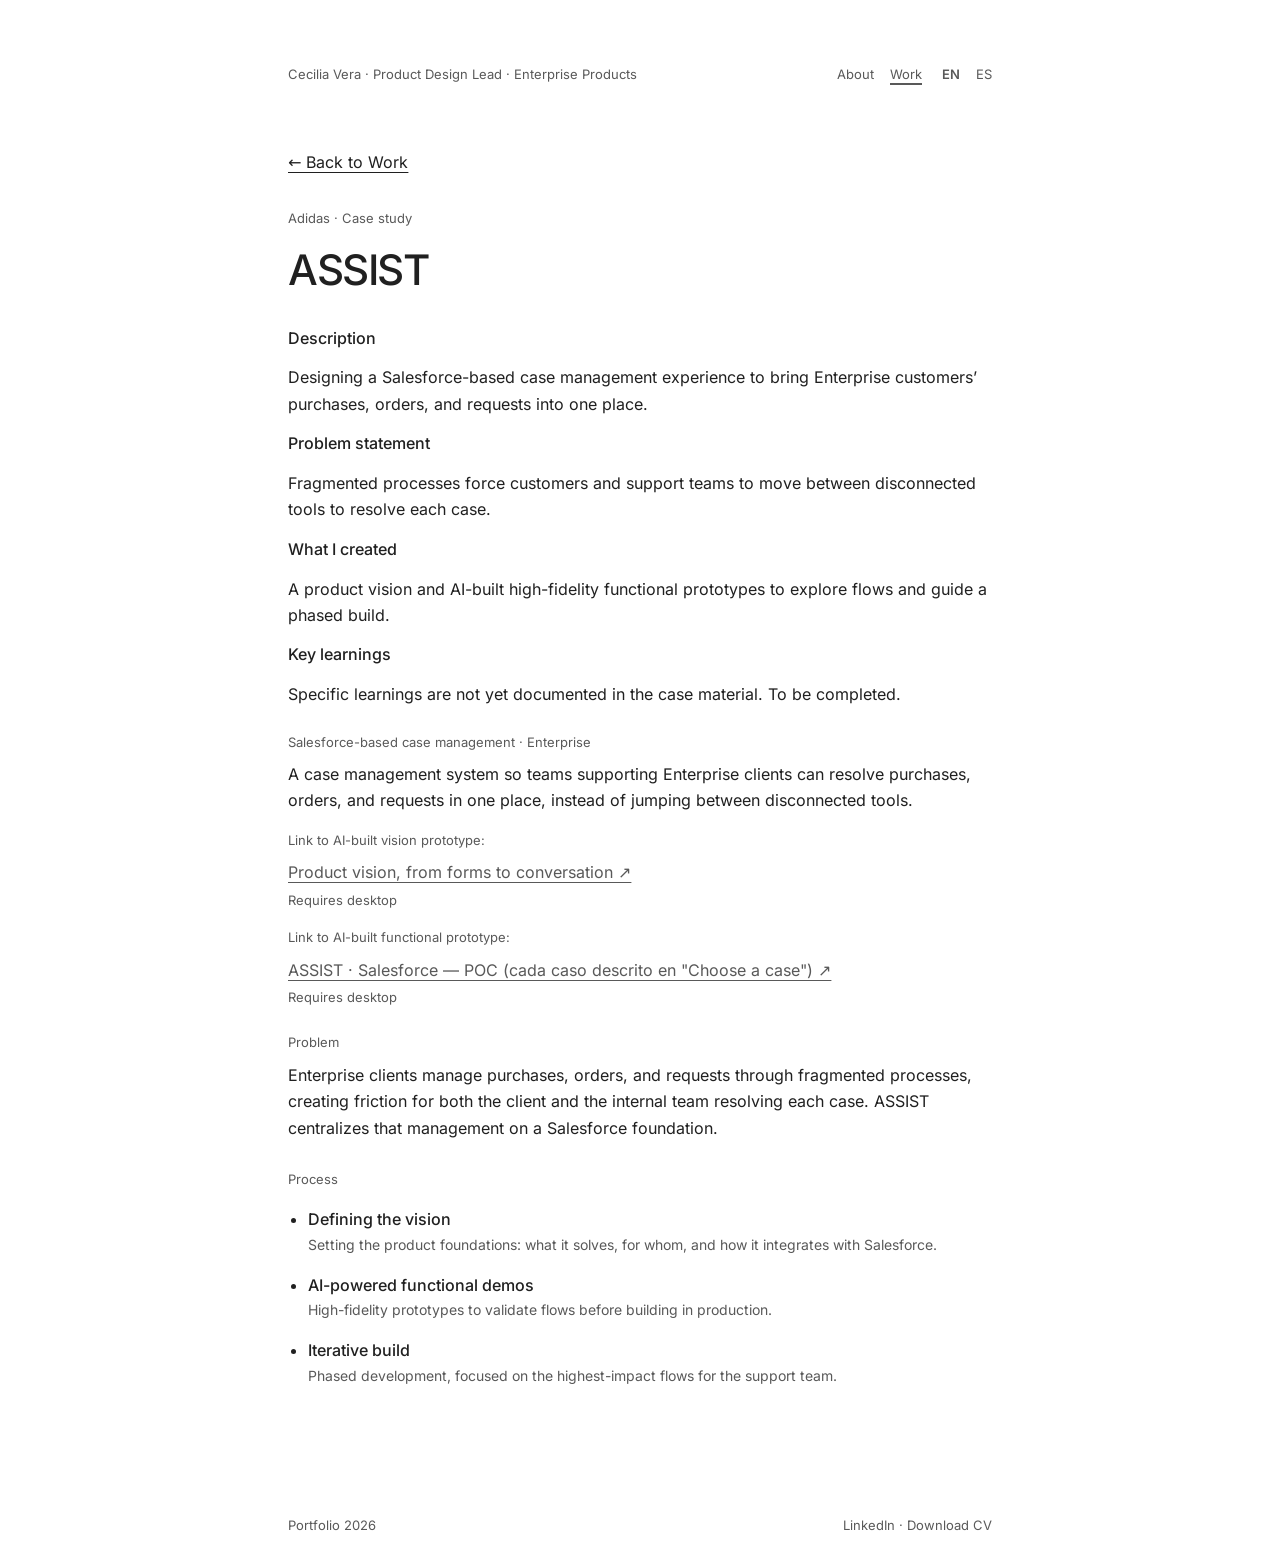
<file: assist.html>
<!doctype html>
<html lang="en">
<head>
<meta charset="utf-8">
<meta name="viewport" content="width=device-width,initial-scale=1">
<title>ASSIST · Cecilia Vera</title>
<link rel="preload" href="fonts/inter-latin-wght-normal.woff2" as="font" type="font/woff2" crossorigin>
<link rel="stylesheet" href="style-29fc6bef70.css">
<link rel="stylesheet" href="case-study.css">
<script src="language.js" defer></script>
</head>
<body data-lang="en" class="case-study">
  <div class="docket-bar">
    <div class="left">
      <div class="left-stack">
        <span class="brand-name"><span class="dot"></span><span class="es">Cecilia Vera · Lead de Diseño de Producto · Productos Enterprise</span><span class="en">Cecilia Vera · Product Design Lead · Enterprise Products</span></span>
        <div class="left-sub">
          <span class="brand-tag">Portfolio 2026</span>
        </div>
      </div>
    </div>
    <nav aria-label="Principal">
      <a href="index.html"><span class="es">Sobre mí</span><span class="en">About</span></a>
      <a href="work.html" class="active" aria-current="page"><span class="es">Proyectos</span><span class="en">Work</span></a>
    </nav>
    <div class="lang-switch">
      <button class="active" data-set="en" aria-pressed="true">EN</button>
      <button data-set="es" aria-pressed="false">ES</button>
    </div>
  </div>

<main>
<a href="work.html"><span class="es">← Volver a Work</span><span class="en">← Back to Work</span></a>
<article class="case-content">
<p class="eyebrow">Adidas · Case study</p>
<h1>ASSIST</h1>
<section class="case-summary">
<h3><span class="es">Descripción</span><span class="en">Description</span></h3>
<p><span class="es">Diseño de una experiencia de gestión de casos sobre Salesforce para centralizar compras, pedidos y solicitudes de clientes Enterprise.</span><span class="en">Designing a Salesforce-based case management experience to bring Enterprise customers’ purchases, orders, and requests into one place.</span></p>
<h3><span class="es">Definición del problema</span><span class="en">Problem statement</span></h3>
<p><span class="es">Los procesos fragmentados obligan a clientes y equipos de atención a alternar entre herramientas desconectadas para resolver cada caso.</span><span class="en">Fragmented processes force customers and support teams to move between disconnected tools to resolve each case.</span></p>
<h3><span class="es">Qué creé</span><span class="en">What I created</span></h3>
<p><span class="es">Una visión de producto y prototipos funcionales de alta fidelidad creados con IA para explorar flujos y orientar una construcción por fases.</span><span class="en">A product vision and AI-built high-fidelity functional prototypes to explore flows and guide a phased build.</span></p>
<h3><span class="es">Aprendizajes clave</span><span class="en">Key learnings</span></h3>
<p><span class="es">Los aprendizajes específicos aún no están documentados en el material del caso. Pendiente de completar.</span><span class="en">Specific learnings are not yet documented in the case material. To be completed.</span></p>
</section>

        <div class="case-body">
          <div>
            <div class="client"><span class="es">Case management sobre Salesforce · Enterprise</span><span class="en">Salesforce-based case management · Enterprise</span></div>
            <p class="desc">
              <span class="es">Un sistema de gestión de casos para que los equipos que atienden a clientes de Enterprise puedan resolver compras, pedidos y órdenes en un solo lugar, en lugar de saltar entre herramientas desconectadas.</span>
              <span class="en">A case management system so teams supporting Enterprise clients can resolve purchases, orders, and requests in one place, instead of jumping between disconnected tools.</span>
              <span class="es proto-label">Enlace a prototipo de visión hecho con AI:</span>
              <span class="en proto-label">Link to AI-built vision prototype:</span>
              <a href="https://assist-demo.ceciliapvera.workers.dev/" target="_blank" rel="noopener noreferrer" style="color:var(--accent-deep); text-decoration:underline; display:block;">Product vision, from forms to conversation ↗</a>
              <span class="prototype-requirement"><span class="es">Requiere escritorio</span><span class="en">Requires desktop</span></span>
              <span class="es proto-label">Enlace a prototipo funcional hecho con AI:</span>
              <span class="en proto-label">Link to AI-built functional prototype:</span>
              <a href="https://assist-poc-072026.ceciliapvera.workers.dev/" target="_blank" rel="noopener noreferrer" style="color:var(--accent-deep); text-decoration:underline; display:block;">ASSIST · Salesforce — POC (cada caso descrito en "Choose a case") ↗</a>
              <span class="prototype-requirement"><span class="es">Requiere escritorio</span><span class="en">Requires desktop</span></span>
            </p>
            <div class="field">
              <div class="flabel"><span class="es">Problema</span><span class="en">Problem</span></div>
              <div class="fvalue">
                <span class="es">Los clientes de Enterprise gestionan compras, pedidos y órdenes a través de procesos fragmentados, lo que genera fricción tanto para el cliente como para el equipo interno que debe resolver cada caso. ASSIST nace para centralizar esa gestión sobre una base de Salesforce.</span>
                <span class="en">Enterprise clients manage purchases, orders, and requests through fragmented processes, creating friction for both the client and the internal team resolving each case. ASSIST centralizes that management on a Salesforce foundation.</span>
              </div>
            </div>
          </div>
          <div>
            <div class="flabel" style="margin-bottom:14px;"><span class="es">Proceso</span><span class="en">Process</span></div>
            <ul class="process-list">
              <li><span class="pnum">01</span><div>
                <div class="ptitle"><span class="es">Definición de visión</span><span class="en">Defining the vision</span></div>
                <div class="pdesc"><span class="es">Sentar las bases del producto: qué resuelve, para quién y cómo se integra con Salesforce.</span><span class="en">Setting the product foundations: what it solves, for whom, and how it integrates with Salesforce.</span></div>
              </div></li>
              <li><span class="pnum">02</span><div>
                <div class="ptitle"><span class="es">Demos funcionales con IA</span><span class="en">AI-powered functional demos</span></div>
                <div class="pdesc"><span class="es">Prototipos de alta fidelidad para validar flujos antes de construir en producción.</span><span class="en">High-fidelity prototypes to validate flows before building in production.</span></div>
              </div></li>
              <li><span class="pnum">03</span><div>
                <div class="ptitle"><span class="es">Construcción iterativa</span><span class="en">Iterative build</span></div>
                <div class="pdesc"><span class="es">Desarrollo por fases, con foco en los flujos de mayor impacto para el equipo de atención.</span><span class="en">Phased development, focused on the highest-impact flows for the support team.</span></div>
              </div></li>
            </ul>
          </div>
        </div>
</article>
</main>
  <footer>
    <div class="fmono">Portfolio 2026</div>
    <div class="fmono"><a href="https://www.linkedin.com/in/ceciliavera/" target="_blank" rel="noopener noreferrer" style="color:var(--ink); text-decoration:underline;">LinkedIn</a> · <a href="Cecilia%20Vera%20Battaglia%20-%20CV.pdf" target="_blank" rel="noopener noreferrer"><span class="es">Descargar CV</span><span class="en">Download CV</span></a></div>
  </footer>
</body>
</html>
</file>
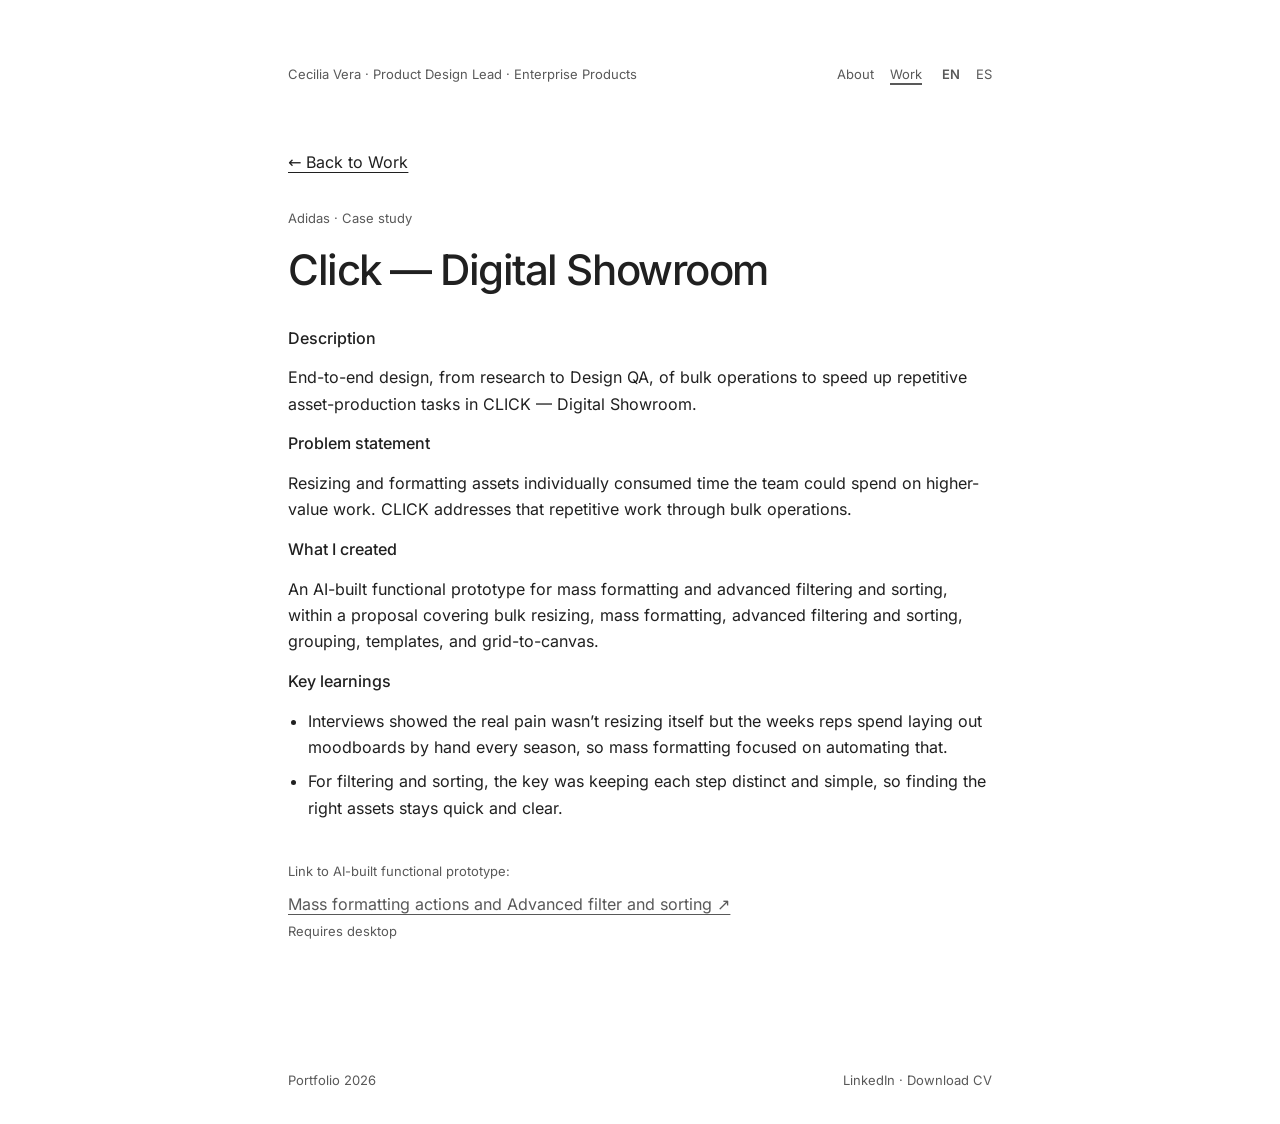
<file: click.html>
<!doctype html>
<html lang="en">
<head>
<meta charset="utf-8">
<meta name="viewport" content="width=device-width,initial-scale=1">
<title>Click — Digital Showroom · Cecilia Vera</title>
<link rel="preload" href="fonts/inter-latin-wght-normal.woff2" as="font" type="font/woff2" crossorigin>
<link rel="stylesheet" href="style-29fc6bef70.css">
<link rel="stylesheet" href="case-study.css">
<script src="language.js" defer></script>
</head>
<body data-lang="en" class="case-study">
  <div class="docket-bar">
    <div class="left">
      <div class="left-stack">
        <span class="brand-name"><span class="dot"></span><span class="es">Cecilia Vera · Lead de Diseño de Producto · Productos Enterprise</span><span class="en">Cecilia Vera · Product Design Lead · Enterprise Products</span></span>
        <div class="left-sub">
          <span class="brand-tag">Portfolio 2026</span>
        </div>
      </div>
    </div>
    <nav aria-label="Principal">
      <a href="index.html"><span class="es">Sobre mí</span><span class="en">About</span></a>
      <a href="work.html" class="active" aria-current="page"><span class="es">Proyectos</span><span class="en">Work</span></a>
    </nav>
    <div class="lang-switch">
      <button class="active" data-set="en" aria-pressed="true">EN</button>
      <button data-set="es" aria-pressed="false">ES</button>
    </div>
  </div>

<main>
<a href="work.html"><span class="es">← Volver a Work</span><span class="en">← Back to Work</span></a>
<article class="case-content">
<p class="eyebrow">Adidas · Case study</p>
<h1>Click — Digital Showroom</h1>
<section class="case-summary">
<h3><span class="es">Descripción</span><span class="en">Description</span></h3>
<p><span class="es">Diseño end-to-end, desde research hasta Design QA, de operaciones masivas para acelerar tareas repetitivas de producción de assets en CLICK — Digital Showroom.</span><span class="en">End-to-end design, from research to Design QA, of bulk operations to speed up repetitive asset-production tasks in CLICK — Digital Showroom.</span></p>
<h3><span class="es">Definición del problema</span><span class="en">Problem statement</span></h3>
<p><span class="es">Redimensionar y formatear assets uno por uno consumía tiempo que el equipo podía dedicar a tareas de mayor valor. CLICK aborda ese trabajo repetitivo mediante operaciones masivas.</span><span class="en">Resizing and formatting assets individually consumed time the team could spend on higher-value work. CLICK addresses that repetitive work through bulk operations.</span></p>
<h3><span class="es">Qué creé</span><span class="en">What I created</span></h3>
<p><span class="es">Un prototipo funcional creado con IA para formato masivo y filtrado y ordenación avanzados, dentro de una propuesta que incluye redimensionado en lote, formato masivo, filtrado y ordenación avanzados, agrupación, plantillas y grid-to-canvas.</span><span class="en">An AI-built functional prototype for mass formatting and advanced filtering and sorting, within a proposal covering bulk resizing, mass formatting, advanced filtering and sorting, grouping, templates, and grid-to-canvas.</span></p>
<h3><span class="es">Aprendizajes clave</span><span class="en">Key learnings</span></h3>
<ul>
<li><span class="es">Las entrevistas mostraron que el verdadero problema no era el redimensionado en sí, sino las semanas que los representantes dedican a montar moodboards a mano cada temporada. Por eso, el formato masivo se centró en automatizar ese trabajo.</span><span class="en">Interviews showed the real pain wasn’t resizing itself but the weeks reps spend laying out moodboards by hand every season, so mass formatting focused on automating that.</span></li>
<li><span class="es">Para el filtrado y la ordenación, la clave fue mantener cada paso separado y sencillo, para que encontrar los assets adecuados siga siendo rápido y claro.</span><span class="en">For filtering and sorting, the key was keeping each step distinct and simple, so finding the right assets stays quick and clear.</span></li>
</ul>
</section>

        <div class="case-body">
          <div>
            <p class="desc">
              <span class="es proto-label">Enlace a prototipo funcional hecho con AI:</span>
              <span class="en proto-label">Link to AI-built functional prototype:</span>
              <a href="https://mass-formatting-actions.ceciliapvera.workers.dev/" target="_blank" rel="noopener noreferrer" style="color:var(--accent-deep); text-decoration:underline; display:block;">Mass formatting actions and Advanced filter and sorting ↗</a>
              <span class="prototype-requirement"><span class="es">Requiere escritorio</span><span class="en">Requires desktop</span></span>
            </p>
          </div>
        </div>
</article>
</main>
  <footer>
    <div class="fmono">Portfolio 2026</div>
    <div class="fmono"><a href="https://www.linkedin.com/in/ceciliavera/" target="_blank" rel="noopener noreferrer" style="color:var(--ink); text-decoration:underline;">LinkedIn</a> · <a href="Cecilia%20Vera%20Battaglia%20-%20CV.pdf" target="_blank" rel="noopener noreferrer"><span class="es">Descargar CV</span><span class="en">Download CV</span></a></div>
  </footer>
</body>
</html>
</file>
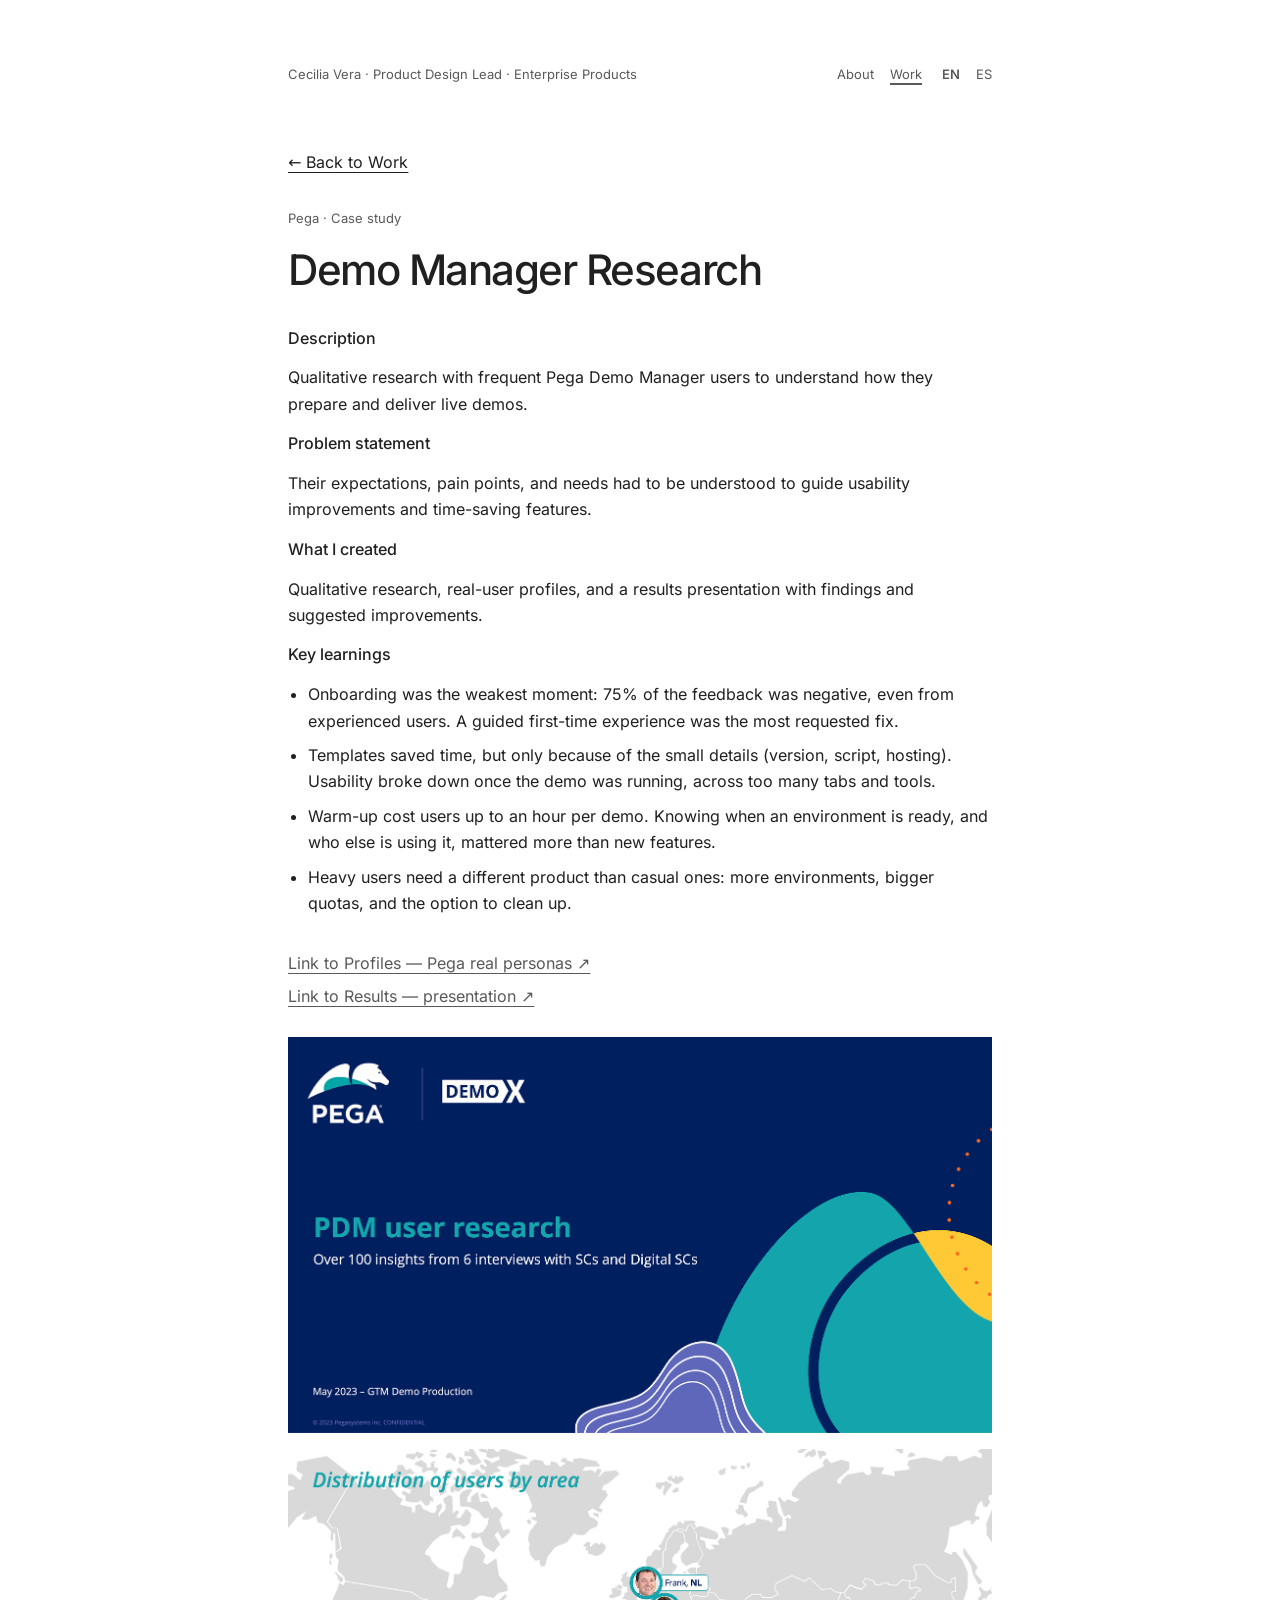
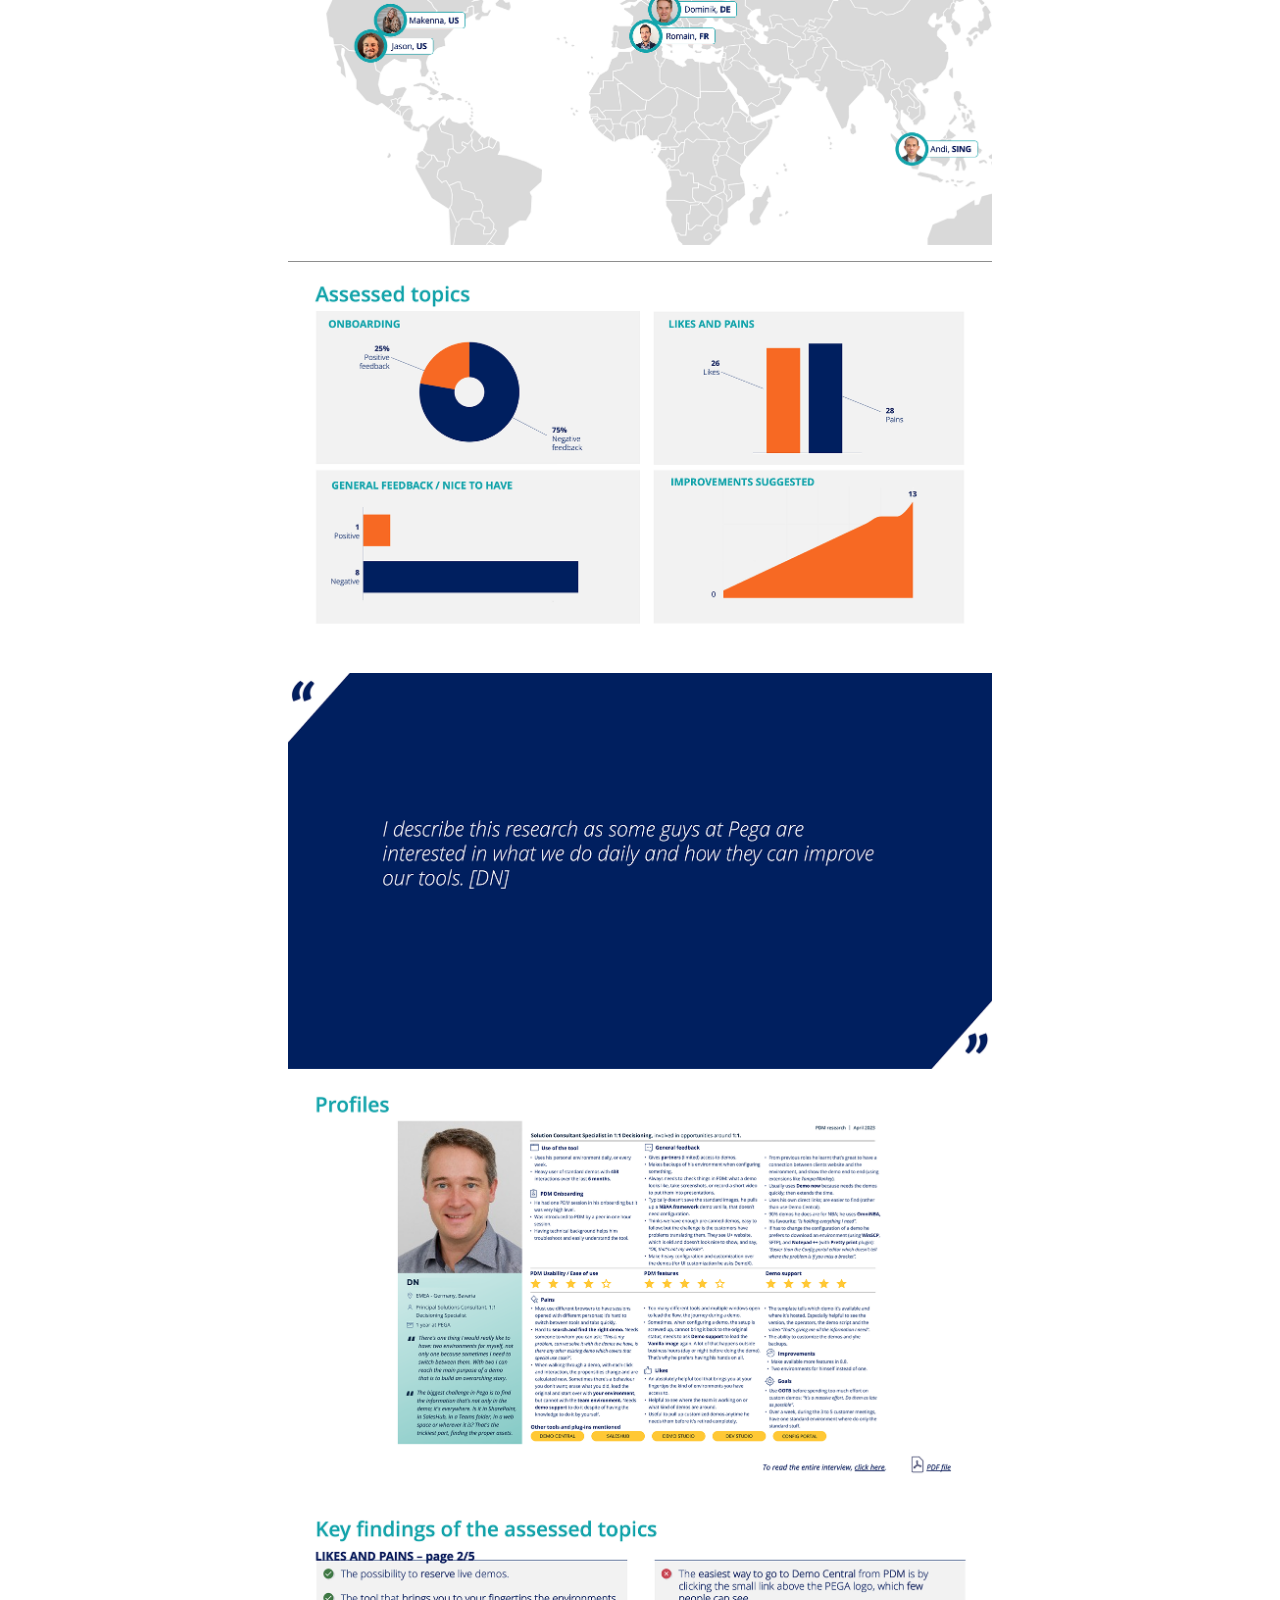
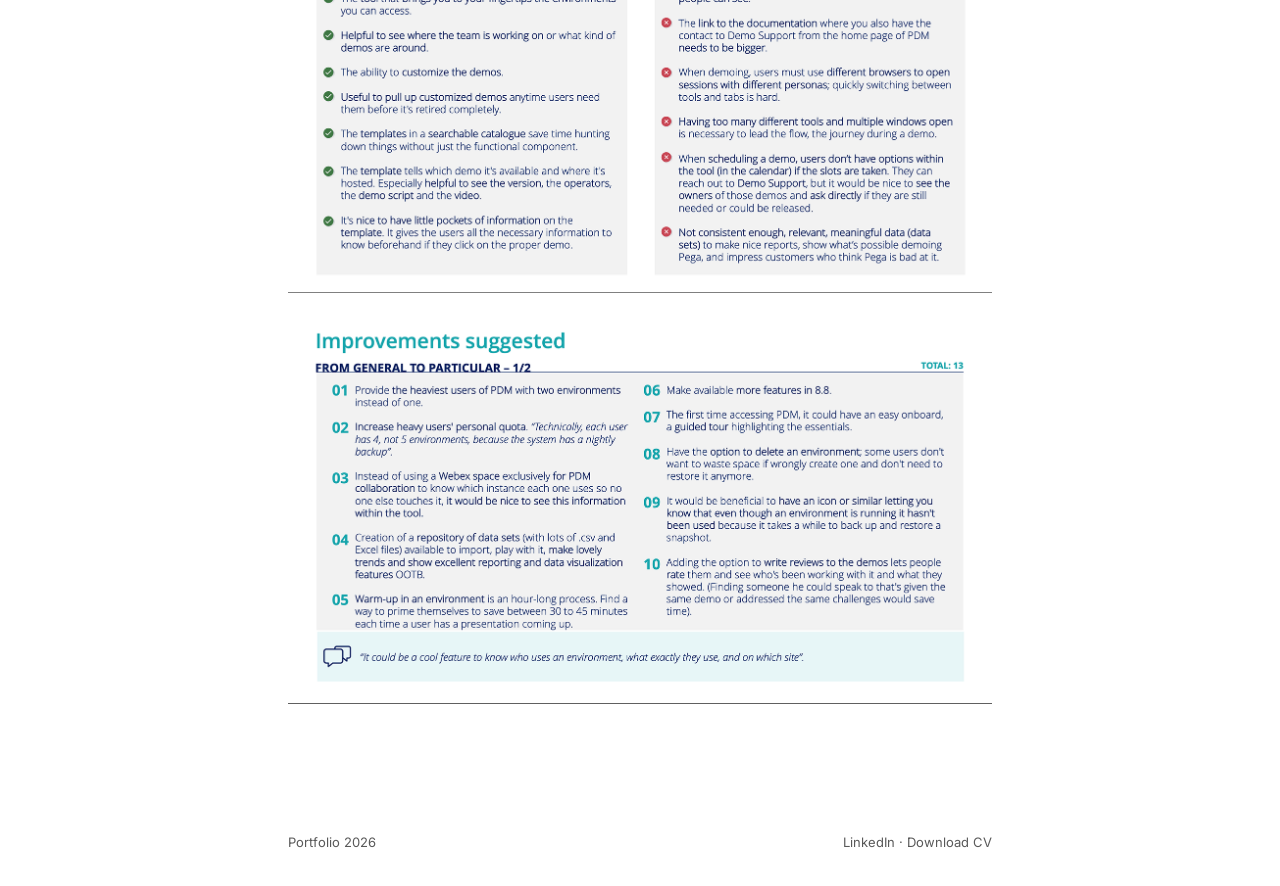
<file: pega-demo-manager-research.html>
<!doctype html>
<html lang="en">
<head>
<meta charset="utf-8">
<meta name="viewport" content="width=device-width,initial-scale=1">
<title>Demo Manager Research · Cecilia Vera</title>
<link rel="preload" href="fonts/inter-latin-wght-normal.woff2" as="font" type="font/woff2" crossorigin>
<link rel="stylesheet" href="style-29fc6bef70.css">
<link rel="stylesheet" href="case-study.css">
<script src="language.js" defer></script>
</head>
<body data-lang="en" class="case-study">
  <div class="docket-bar">
    <div class="left">
      <div class="left-stack">
        <span class="brand-name"><span class="dot"></span><span class="es">Cecilia Vera · Lead de Diseño de Producto · Productos Enterprise</span><span class="en">Cecilia Vera · Product Design Lead · Enterprise Products</span></span>
        <div class="left-sub">
          <span class="brand-tag">Portfolio 2026</span>
        </div>
      </div>
    </div>
    <nav aria-label="Principal">
      <a href="index.html"><span class="es">Sobre mí</span><span class="en">About</span></a>
      <a href="work.html" class="active" aria-current="page"><span class="es">Proyectos</span><span class="en">Work</span></a>
    </nav>
    <div class="lang-switch">
      <button class="active" data-set="en" aria-pressed="true">EN</button>
      <button data-set="es" aria-pressed="false">ES</button>
    </div>
  </div>

<main>
<a href="work.html"><span class="es">← Volver a Work</span><span class="en">← Back to Work</span></a>
<article class="case-content">
<p class="eyebrow">Pega · Case study</p>
<h1><span class="es">Demo Manager Research</span><span class="en">Demo Manager Research</span></h1>
<section class="case-summary">
<h3><span class="es">Descripción</span><span class="en">Description</span></h3>
<p><span class="es">Investigación cualitativa con usuarios intensivos de Pega Demo Manager para comprender cómo preparan y presentan demos en vivo.</span><span class="en">Qualitative research with frequent Pega Demo Manager users to understand how they prepare and deliver live demos.</span></p>
<h3><span class="es">Definición del problema</span><span class="en">Problem statement</span></h3>
<p><span class="es">Era necesario comprender sus expectativas, dificultades y necesidades para orientar mejoras de usabilidad y nuevas funcionalidades que ahorrasen tiempo.</span><span class="en">Their expectations, pain points, and needs had to be understood to guide usability improvements and time-saving features.</span></p>
<h3><span class="es">Qué creé</span><span class="en">What I created</span></h3>
<p><span class="es">Una investigación cualitativa, perfiles de usuarios reales y una presentación de resultados con hallazgos y propuestas de mejora.</span><span class="en">Qualitative research, real-user profiles, and a results presentation with findings and suggested improvements.</span></p>
<h3><span class="es">Aprendizajes clave</span><span class="en">Key learnings</span></h3>
<ul>
<li><span class="es">El onboarding era el momento más débil: el 75% del feedback era negativo, incluso entre usuarios experimentados. Una experiencia guiada de primer uso fue la mejora más solicitada.</span><span class="en">Onboarding was the weakest moment: 75% of the feedback was negative, even from experienced users. A guided first-time experience was the most requested fix.</span></li>
<li><span class="es">Las plantillas ahorraban tiempo, pero gracias a los pequeños detalles (versión, guion y hosting). La usabilidad se deterioraba cuando la demo estaba en marcha, repartida entre demasiadas pestañas y herramientas.</span><span class="en">Templates saved time, but only because of the small details (version, script, hosting). Usability broke down once the demo was running, across too many tabs and tools.</span></li>
<li><span class="es">La preparación del entorno podía costar hasta una hora por demo. Saber cuándo estaba listo y quién más lo utilizaba importaba más que añadir funcionalidades.</span><span class="en">Warm-up cost users up to an hour per demo. Knowing when an environment is ready, and who else is using it, mattered more than new features.</span></li>
<li><span class="es">Los usuarios intensivos necesitan un producto distinto al de los ocasionales: más entornos, cuotas mayores y la opción de limpiar los recursos.</span><span class="en">Heavy users need a different product than casual ones: more environments, bigger quotas, and the option to clean up.</span></li>
</ul>
</section>

        <div class="case-body">
          <div>
            <p class="desc">
              <a href="https://www.figma.com/file/STCVjXq3ELReEOVw7rg50R/Profiles-%5BPega-real-personas%5D?type=design&node-id=79%3A939&t=V09nNQE5yHzY0SOH-1" target="_blank" rel="noopener noreferrer" style="color:var(--accent-deep); text-decoration:underline; display:inline-block; margin-top:10px;">Link to Profiles — Pega real personas ↗</a>
              <br><a href="https://docs.google.com/presentation/d/15VvNPcRK_osKYGzYnjl7CAR1ECziQ_gL/edit?usp=sharing&ouid=109473249056253500300&rtpof=true&sd=true" target="_blank" rel="noopener noreferrer" style="color:var(--accent-deep); text-decoration:underline; display:inline-block; margin-top:6px;">Link to Results — presentation ↗</a>
            </p>
          </div>
          <div class="case-images">
            <img src="assets/pega/pdm/305.png" alt="PDM Research — cover (Over 100 insights)">
            <img src="assets/pega/pdm/306.png" alt="PDM Research — Distribution of users by area">
            <img src="assets/pega/pdm/307.png" alt="PDM Research — Profiles / real personas">
            <img src="assets/pega/pdm/308.png" alt="PDM Research — Assessed topics (charts)">
            <img src="assets/pega/pdm/310.png" alt="PDM Research — Quote">
            <img src="assets/pega/pdm/311.png" alt="PDM Research — Key findings">
            <img src="assets/pega/pdm/312.png" alt="PDM Research — Improvements suggested">
          </div>
        </div>

</article>
</main>
  <footer>
    <div class="fmono">Portfolio 2026</div>
    <div class="fmono"><a href="https://www.linkedin.com/in/ceciliavera/" target="_blank" rel="noopener noreferrer" style="color:var(--ink); text-decoration:underline;">LinkedIn</a> · <a href="Cecilia%20Vera%20Battaglia%20-%20CV.pdf" target="_blank" rel="noopener noreferrer"><span class="es">Descargar CV</span><span class="en">Download CV</span></a></div>
  </footer>
</body>
</html>
</file>
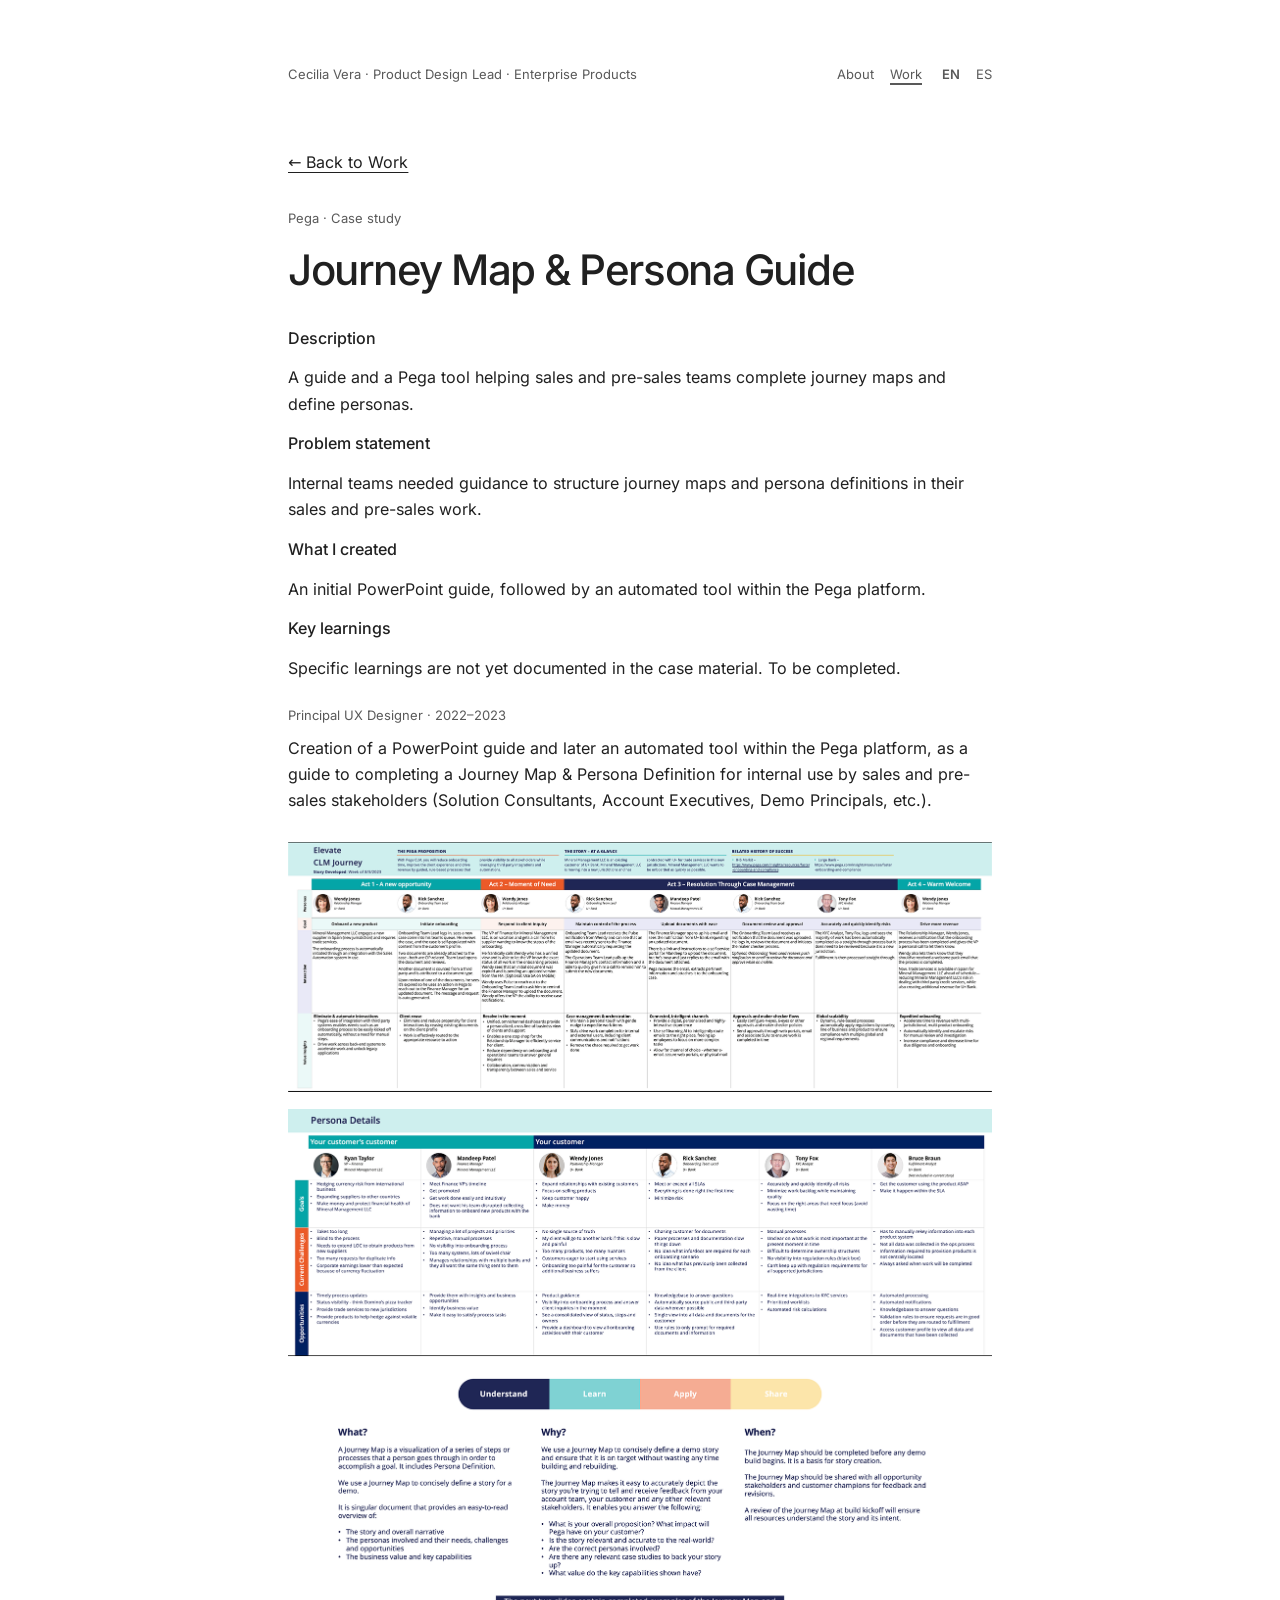
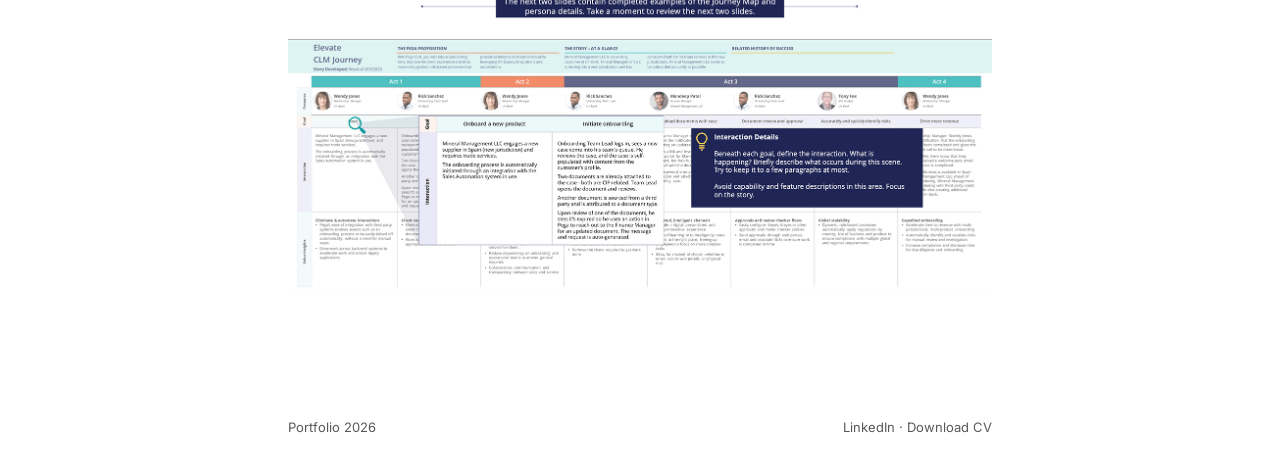
<file: pega-journey-persona.html>
<!doctype html>
<html lang="en">
<head>
<meta charset="utf-8">
<meta name="viewport" content="width=device-width,initial-scale=1">
<title>Journey Map & Persona Guide · Cecilia Vera</title>
<link rel="preload" href="fonts/inter-latin-wght-normal.woff2" as="font" type="font/woff2" crossorigin>
<link rel="stylesheet" href="style-29fc6bef70.css">
<link rel="stylesheet" href="case-study.css">
<script src="language.js" defer></script>
</head>
<body data-lang="en" class="case-study">
  <div class="docket-bar">
    <div class="left">
      <div class="left-stack">
        <span class="brand-name"><span class="dot"></span><span class="es">Cecilia Vera · Lead de Diseño de Producto · Productos Enterprise</span><span class="en">Cecilia Vera · Product Design Lead · Enterprise Products</span></span>
        <div class="left-sub">
          <span class="brand-tag">Portfolio 2026</span>
        </div>
      </div>
    </div>
    <nav aria-label="Principal">
      <a href="index.html"><span class="es">Sobre mí</span><span class="en">About</span></a>
      <a href="work.html" class="active" aria-current="page"><span class="es">Proyectos</span><span class="en">Work</span></a>
    </nav>
    <div class="lang-switch">
      <button class="active" data-set="en" aria-pressed="true">EN</button>
      <button data-set="es" aria-pressed="false">ES</button>
    </div>
  </div>

<main>
<a href="work.html"><span class="es">← Volver a Work</span><span class="en">← Back to Work</span></a>
<article class="case-content">
<p class="eyebrow">Pega · Case study</p>
<h1><span class="es">Guía de Journey Map y Persona</span><span class="en">Journey Map & Persona Guide</span></h1>
<section class="case-summary">
<h3><span class="es">Descripción</span><span class="en">Description</span></h3>
<p><span class="es">Una guía y una herramienta en Pega para ayudar a ventas y preventas a completar journey maps y definir personas.</span><span class="en">A guide and a Pega tool helping sales and pre-sales teams complete journey maps and define personas.</span></p>
<h3><span class="es">Definición del problema</span><span class="en">Problem statement</span></h3>
<p><span class="es">Los equipos internos necesitaban orientación para estructurar journey maps y definiciones de persona en su trabajo de ventas y preventas.</span><span class="en">Internal teams needed guidance to structure journey maps and persona definitions in their sales and pre-sales work.</span></p>
<h3><span class="es">Qué creé</span><span class="en">What I created</span></h3>
<p><span class="es">Una guía inicial en PowerPoint y, posteriormente, una herramienta automatizada dentro de la plataforma Pega.</span><span class="en">An initial PowerPoint guide, followed by an automated tool within the Pega platform.</span></p>
<h3><span class="es">Aprendizajes clave</span><span class="en">Key learnings</span></h3>
<p><span class="es">Los aprendizajes específicos aún no están documentados en el material del caso. Pendiente de completar.</span><span class="en">Specific learnings are not yet documented in the case material. To be completed.</span></p>
</section>

        <div class="case-body">
          <div>
            <div class="client"><span class="es">Principal UX Designer · 2022–2023</span><span class="en">Principal UX Designer · 2022–2023</span></div>
            <p class="desc">
              <span class="es">Creación de una guía en PowerPoint y, posteriormente, de una herramienta automatizada dentro de la plataforma Pega, como guía para completar un Journey Map y una definición de Persona para uso interno del equipo de ventas y pre-ventas (Solution Consultants, Account Executives, Demo Principals, etc.).</span>
              <span class="en">Creation of a PowerPoint guide and later an automated tool within the Pega platform, as a guide to completing a Journey Map & Persona Definition for internal use by sales and pre-sales stakeholders (Solution Consultants, Account Executives, Demo Principals, etc.).</span>
            </p>
          </div>
          <div class="case-images">
            <img src="assets/pega/journey-persona/305.png" alt="Journey Map & Persona — What/When/Where header">
            <img src="assets/pega/journey-persona/306.png" alt="Journey Map & Persona — mini personas grid + guidance">
            <img src="assets/pega/journey-persona/307.png" alt="Journey Map & Persona — character strip">
            <img src="assets/pega/journey-persona/308.png" alt="Journey Map & Persona — Persona Details cards">
          </div>
        </div>

</article>
</main>
  <footer>
    <div class="fmono">Portfolio 2026</div>
    <div class="fmono"><a href="https://www.linkedin.com/in/ceciliavera/" target="_blank" rel="noopener noreferrer" style="color:var(--ink); text-decoration:underline;">LinkedIn</a> · <a href="Cecilia%20Vera%20Battaglia%20-%20CV.pdf" target="_blank" rel="noopener noreferrer"><span class="es">Descargar CV</span><span class="en">Download CV</span></a></div>
  </footer>
</body>
</html>
</file>
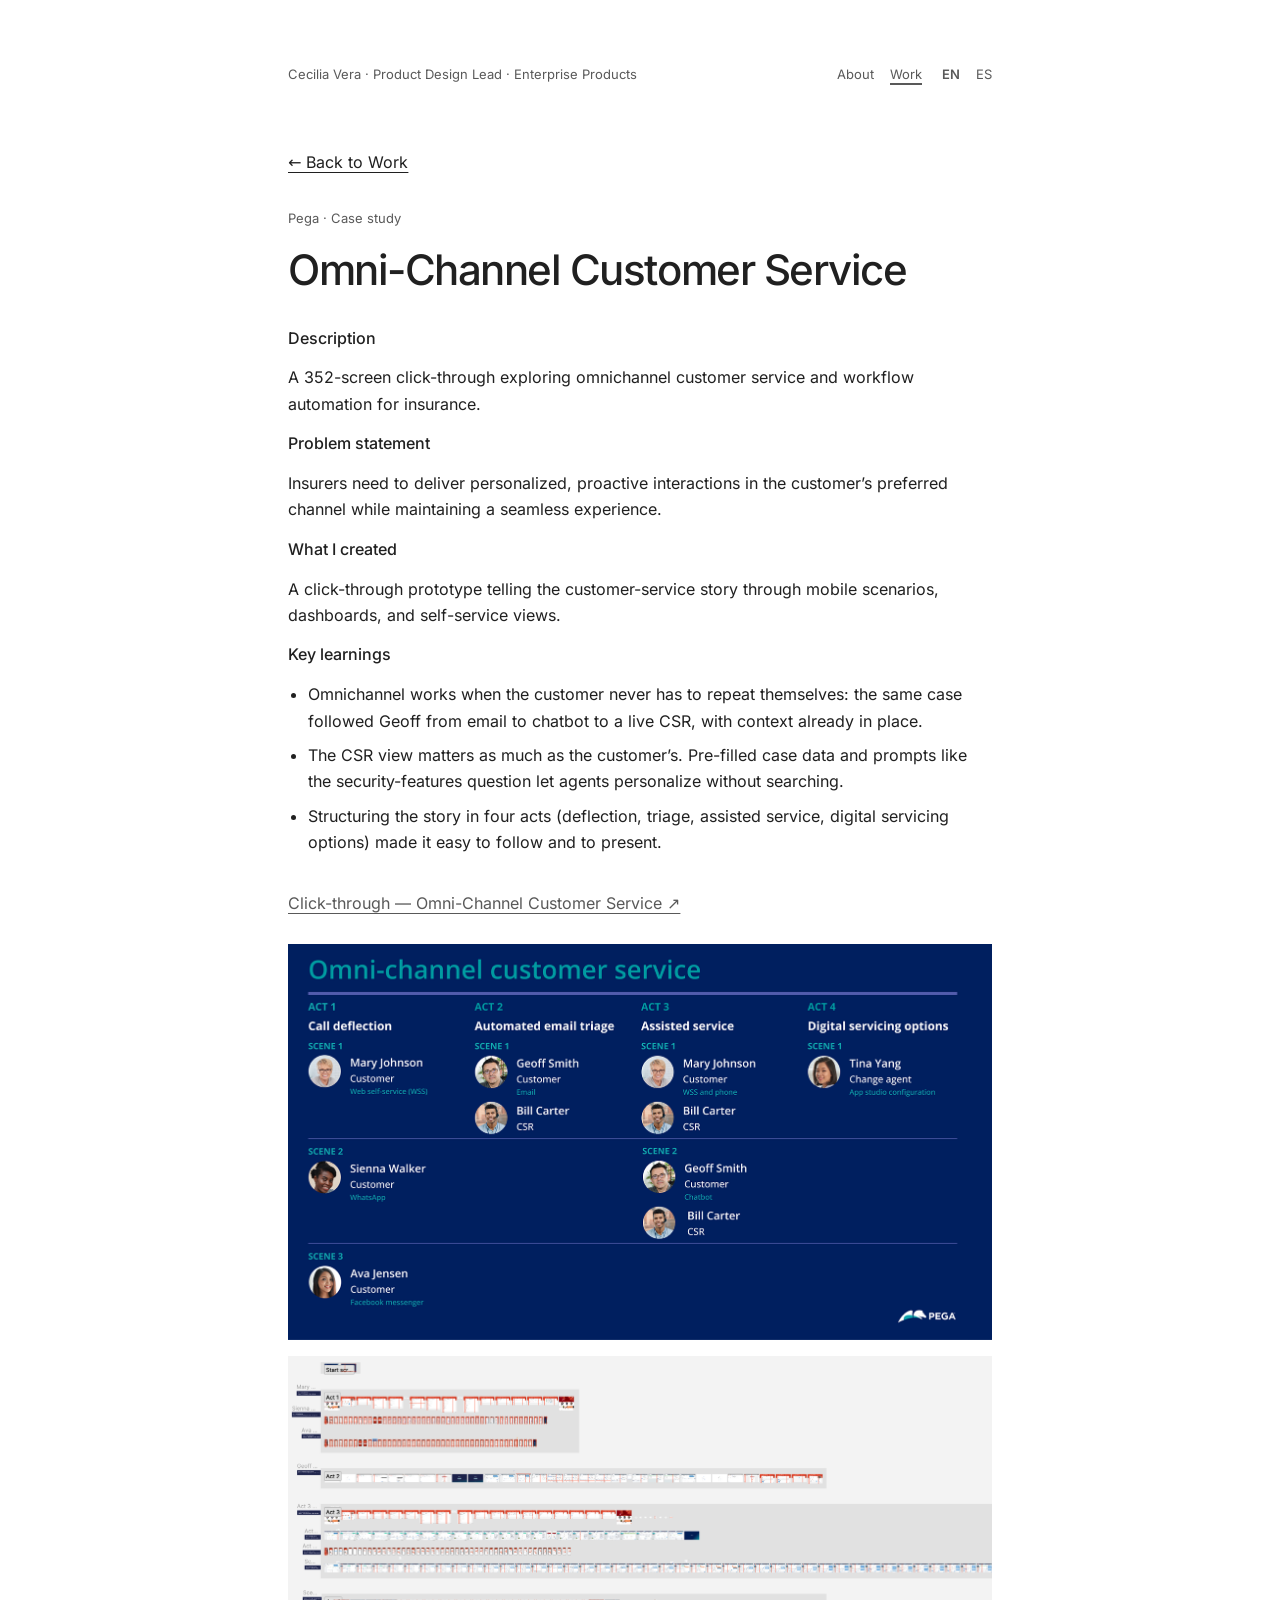
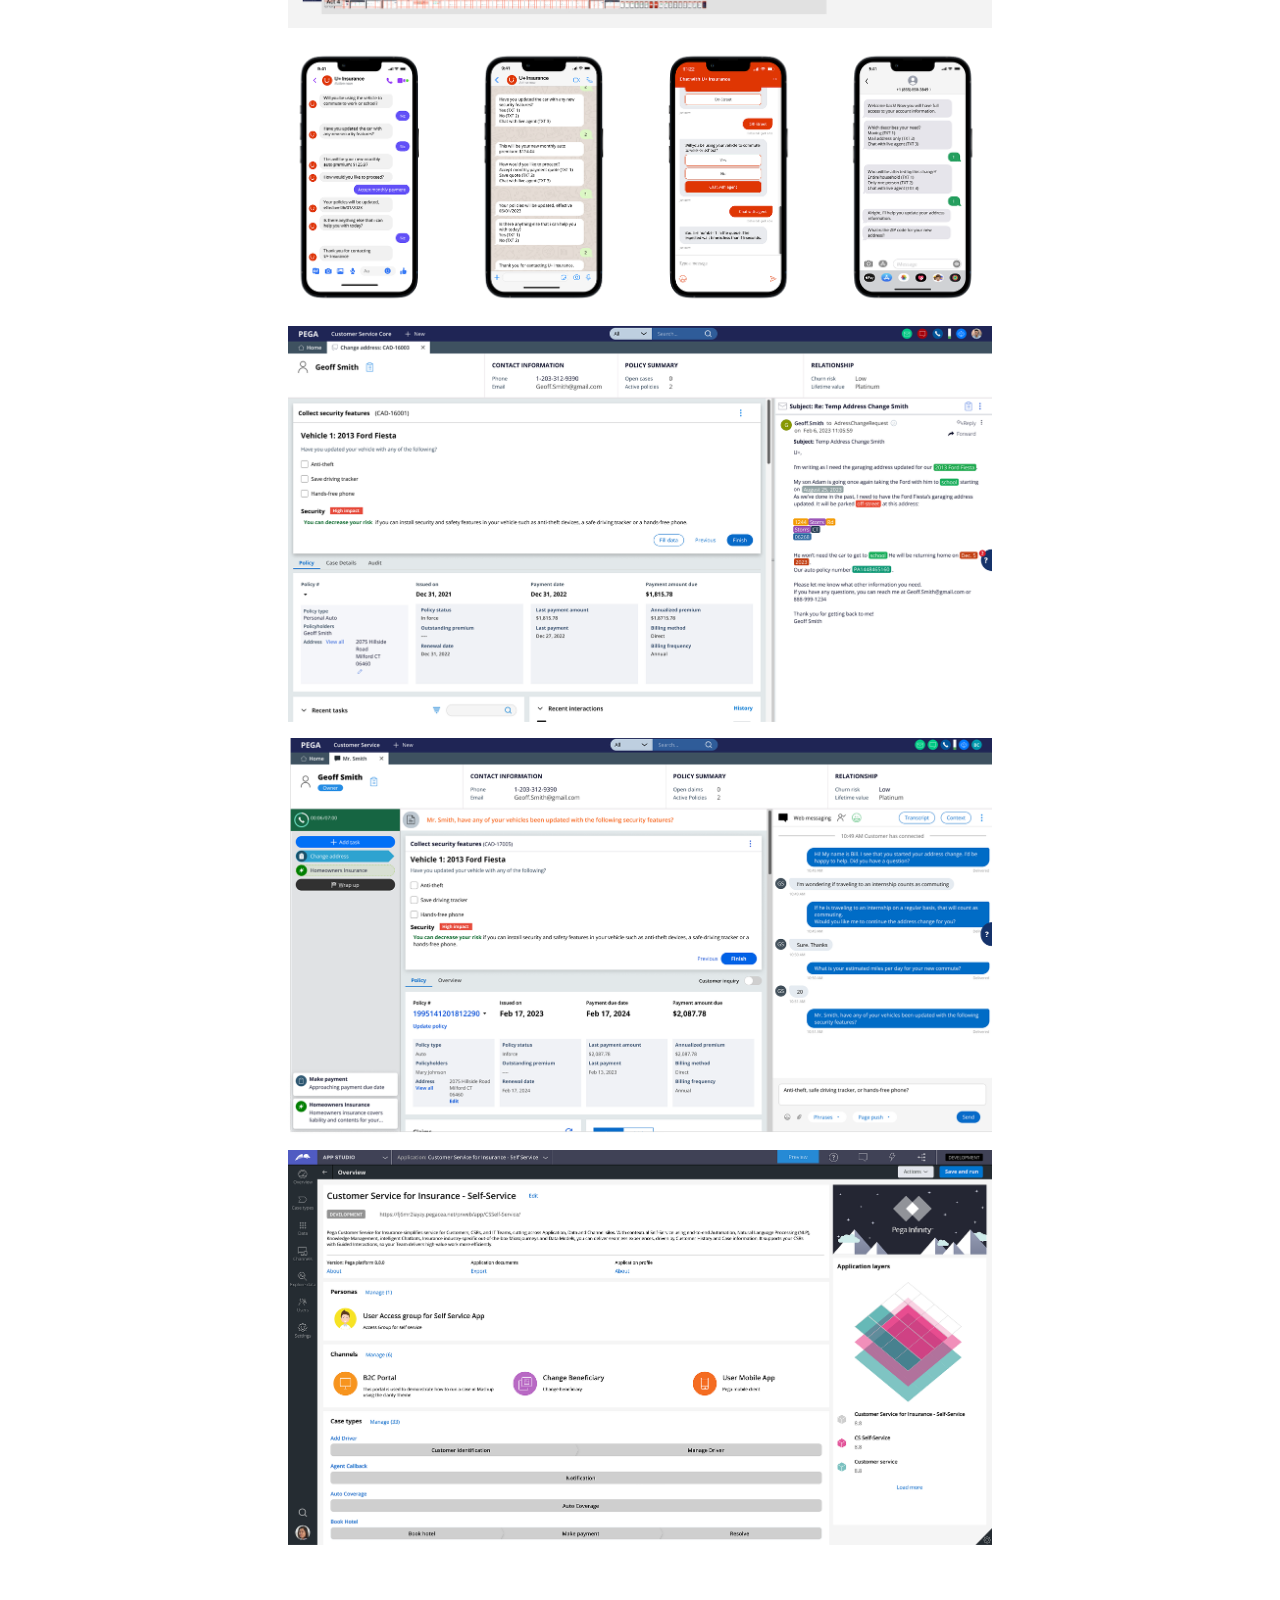
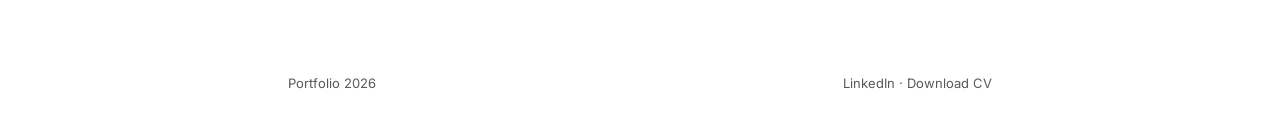
<file: pega-omni-channel.html>
<!doctype html>
<html lang="en">
<head>
<meta charset="utf-8">
<meta name="viewport" content="width=device-width,initial-scale=1">
<title>Omni-Channel Customer Service · Cecilia Vera</title>
<link rel="preload" href="fonts/inter-latin-wght-normal.woff2" as="font" type="font/woff2" crossorigin>
<link rel="stylesheet" href="style-29fc6bef70.css">
<link rel="stylesheet" href="case-study.css">
<script src="language.js" defer></script>
</head>
<body data-lang="en" class="case-study">
  <div class="docket-bar">
    <div class="left">
      <div class="left-stack">
        <span class="brand-name"><span class="dot"></span><span class="es">Cecilia Vera · Lead de Diseño de Producto · Productos Enterprise</span><span class="en">Cecilia Vera · Product Design Lead · Enterprise Products</span></span>
        <div class="left-sub">
          <span class="brand-tag">Portfolio 2026</span>
        </div>
      </div>
    </div>
    <nav aria-label="Principal">
      <a href="index.html"><span class="es">Sobre mí</span><span class="en">About</span></a>
      <a href="work.html" class="active" aria-current="page"><span class="es">Proyectos</span><span class="en">Work</span></a>
    </nav>
    <div class="lang-switch">
      <button class="active" data-set="en" aria-pressed="true">EN</button>
      <button data-set="es" aria-pressed="false">ES</button>
    </div>
  </div>

<main>
<a href="work.html"><span class="es">← Volver a Work</span><span class="en">← Back to Work</span></a>
<article class="case-content">
<p class="eyebrow">Pega · Case study</p>
<h1><span class="es">Omni-Channel Customer Service</span><span class="en">Omni-Channel Customer Service</span></h1>
<section class="case-summary">
<h3><span class="es">Descripción</span><span class="en">Description</span></h3>
<p><span class="es">Un recorrido interactivo de 352 pantallas sobre atención omnicanal y automatización de flujos para el sector asegurador.</span><span class="en">A 352-screen click-through exploring omnichannel customer service and workflow automation for insurance.</span></p>
<h3><span class="es">Definición del problema</span><span class="en">Problem statement</span></h3>
<p><span class="es">Las aseguradoras necesitan ofrecer interacciones personalizadas y proactivas en el canal preferido del cliente, sin perder continuidad en la experiencia.</span><span class="en">Insurers need to deliver personalized, proactive interactions in the customer’s preferred channel while maintaining a seamless experience.</span></p>
<h3><span class="es">Qué creé</span><span class="en">What I created</span></h3>
<p><span class="es">Un prototipo click-through que articula la historia de atención al cliente, con escenarios móviles, dashboards y vistas de autoservicio.</span><span class="en">A click-through prototype telling the customer-service story through mobile scenarios, dashboards, and self-service views.</span></p>
<h3><span class="es">Aprendizajes clave</span><span class="en">Key learnings</span></h3>
<ul>
<li><span class="es">La omnicanalidad funciona cuando el cliente nunca tiene que repetir lo que ya dijo: el mismo caso acompañó a Geoff desde el email al chatbot y luego a un agente de atención al cliente, con el contexto ya disponible.</span><span class="en">Omnichannel works when the customer never has to repeat themselves: the same case followed Geoff from email to chatbot to a live CSR, with context already in place.</span></li>
<li><span class="es">La vista del agente importa tanto como la del cliente. Los datos del caso precargados y las indicaciones, como la pregunta sobre las funciones de seguridad, permiten a los agentes personalizar la atención sin tener que buscar información.</span><span class="en">The CSR view matters as much as the customer’s. Pre-filled case data and prompts like the security-features question let agents personalize without searching.</span></li>
<li><span class="es">Estructurar la historia en cuatro actos (resolución por autoservicio, clasificación, atención asistida y opciones de atención digital) hizo que fuera fácil de seguir y presentar.</span><span class="en">Structuring the story in four acts (deflection, triage, assisted service, digital servicing options) made it easy to follow and to present.</span></li>
</ul>
</section>

        <div class="case-body">
          <div>
            <p class="desc">
              <a href="https://www.figma.com/proto/Zh5kLoIrt7Rzmv16PwFL4O/Omni-Channel-Customer-Service?page-id=700%3A120472&type=design&node-id=700-160856&viewport=19409%2C20610%2C0.31&scaling=scale-down-width&starting-point-node-id=700%3A160856" target="_blank" rel="noopener noreferrer" style="color:var(--accent-deep); text-decoration:underline; display:inline-block; margin-top:10px;">Click-through — Omni-Channel Customer Service ↗</a>
            </p>
          </div>
          <div class="case-images">
            <img src="assets/pega/omni-channel/305.png" alt="Omni-Channel — cover (4 acts)">
            <img src="assets/pega/omni-channel/image 7.png" alt="Omni-Channel — story timeline">
            <img src="assets/pega/omni-channel/Mobiles.png" alt="Omni-Channel — mobiles">
            <img src="assets/pega/omni-channel/306.png" alt="Omni-Channel — dashboard with chat">
            <img src="assets/pega/omni-channel/307.png" alt="Omni-Channel — dashboard variant">
            <img src="assets/pega/omni-channel/308.png" alt="Omni-Channel — App Studio Self-Service overview">
          </div>
        </div>

</article>
</main>
  <footer>
    <div class="fmono">Portfolio 2026</div>
    <div class="fmono"><a href="https://www.linkedin.com/in/ceciliavera/" target="_blank" rel="noopener noreferrer" style="color:var(--ink); text-decoration:underline;">LinkedIn</a> · <a href="Cecilia%20Vera%20Battaglia%20-%20CV.pdf" target="_blank" rel="noopener noreferrer"><span class="es">Descargar CV</span><span class="en">Download CV</span></a></div>
  </footer>
</body>
</html>
</file>
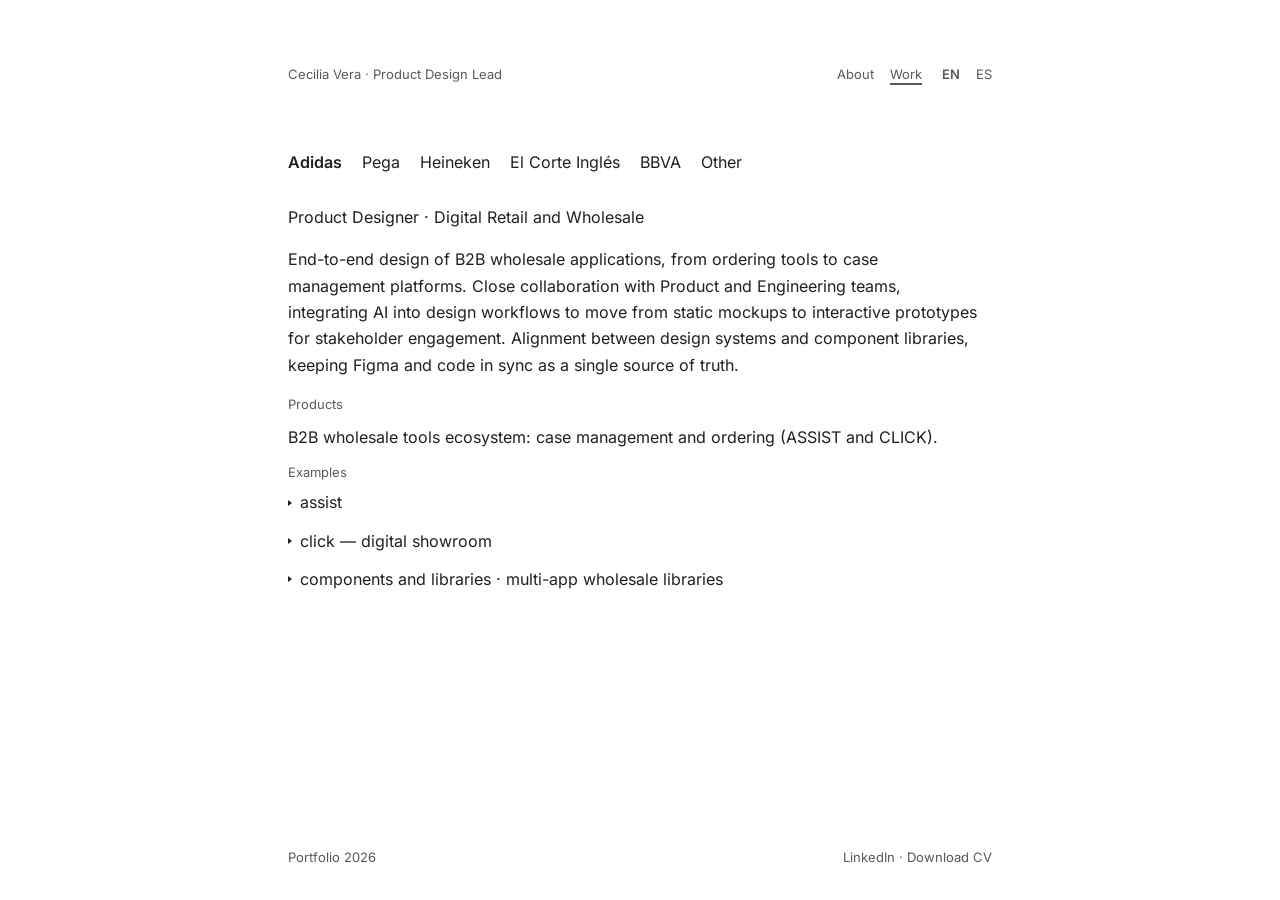
<file: work-old.html>
<!DOCTYPE html>
<html lang="en">
<head>
<meta charset="UTF-8">
<meta name="viewport" content="width=device-width, initial-scale=1.0">
<title>Cecilia Vera — Proyectos</title>


<link rel="preload" href="fonts/inter-latin-wght-normal.woff2" as="font" type="font/woff2" crossorigin>
<link rel="stylesheet" href="style-29fc6bef70.css">
<script src="language.js" defer></script>
<script src="clients.js" defer></script>
</head>
<body data-lang="en" class="work-page">



  <div class="docket-bar">
    <div class="left">
      <div class="left-stack">
        <span class="brand-name"><span class="dot"></span>Cecilia Vera · Product Design Lead</span>
        <div class="left-sub">
          <span class="brand-tag">Portfolio 2026</span>
        </div>
      </div>
    </div>
    <nav aria-label="Principal">
      <a href="index.html"><span class="es">Sobre mí</span><span class="en">About</span></a>
      <a href="work.html" class="active" aria-current="page"><span class="es">Proyectos</span><span class="en">Work</span></a>
    </nav>
    <div class="lang-switch">
      <button class="active" data-set="en" aria-pressed="true">EN</button>
      <button data-set="es" aria-pressed="false">ES</button>
    </div>
  </div>

  <main>
  <nav class="client-tabs" aria-label="Clients">
    <button type="button" data-client="adidas" aria-pressed="true">Adidas</button>
    <button type="button" data-client="pega" aria-pressed="false">Pega</button>
    <button type="button" data-client="heineken" aria-pressed="false">Heineken</button>
    <button type="button" data-client="eci" aria-pressed="false">El Corte Inglés</button>
    <button type="button" data-client="bbva" aria-pressed="false">BBVA</button>
    <button type="button" data-client="otros" aria-pressed="false"><span class="es">Otros</span><span class="en">Other</span></button>
  </nav>


  <div class="company-group" id="adidas">
    <section class="client-section">
      <h2 class="client-title">Adidas</h2>
    <div class="cases">
      <article class="case">
        <div class="case-body">
          <h3>Product Designer · Digital Retail and Wholesale</h3>
          <p><span class="es">Diseño end-to-end de aplicaciones B2B para el canal mayorista, desde herramientas de pedidos hasta plataformas de gestión de casos. Colaboración con los equipos de Producto e Ingeniería, incorporando IA para pasar de diseños estáticos a prototipos interactivos que facilitan el trabajo con stakeholders. Alineación entre sistemas de diseño y librerías de componentes, manteniendo Figma y código sincronizados como una única fuente de referencia.</span><span class="en">End-to-end design of B2B wholesale applications, from ordering tools to case management platforms. Close collaboration with Product and Engineering teams, integrating AI into design workflows to move from static mockups to interactive prototypes for stakeholder engagement. Alignment between design systems and component libraries, keeping Figma and code in sync as a single source of truth.</span></p>
          <div class="field">
            <div class="flabel"><span class="es">Productos</span><span class="en">Products</span></div>
            <div class="fvalue"><span class="es">Ecosistema de herramientas B2B para el canal mayorista: gestión de casos y pedidos (ASSIST y CLICK).</span><span class="en">B2B wholesale tools ecosystem: case management and ordering (ASSIST and CLICK).</span></div>
          </div>
        </div>
      </article>

      <div class="flabel examples-label"><span class="es">Ejemplos</span><span class="en">Examples</span></div>
      <!-- ASSIST -->
      <details class="case" id="assist"><summary class="case-tab">
          <span class="case-id">ASSIST</span>
        </summary>
        <div class="case-body">
          <div>
            <div class="client"><span class="es">Case management sobre Salesforce · Enterprise</span><span class="en">Salesforce-based case management · Enterprise</span></div>
            <p class="desc">
              <span class="es">Un sistema de gestión de casos para que los equipos que atienden a clientes de Enterprise puedan resolver compras, pedidos y órdenes en un solo lugar, en lugar de saltar entre herramientas desconectadas.</span>
              <span class="en">A case management system so teams supporting Enterprise clients can resolve purchases, orders, and requests in one place, instead of jumping between disconnected tools.</span>
              <span class="es proto-label">Enlace a prototipo de visión hecho con AI:</span>
              <span class="en proto-label">Link to AI-built vision prototype:</span>
              <a href="https://assist-demo.ceciliapvera.workers.dev/" target="_blank" rel="noopener noreferrer" style="color:var(--accent-deep); text-decoration:underline; display:block;">Product vision, from forms to conversation ↗</a>
              <span class="prototype-requirement"><span class="es">Requiere escritorio</span><span class="en">Requires desktop</span></span>
              <span class="es proto-label">Enlace a prototipo funcional hecho con AI:</span>
              <span class="en proto-label">Link to AI-built functional prototype:</span>
              <a href="https://assist-poc-072026.ceciliapvera.workers.dev/" target="_blank" rel="noopener noreferrer" style="color:var(--accent-deep); text-decoration:underline; display:block;">ASSIST · Salesforce — POC (cada caso descrito en "Choose a case") ↗</a>
              <span class="prototype-requirement"><span class="es">Requiere escritorio</span><span class="en">Requires desktop</span></span>
            </p>
            <div class="field">
              <div class="flabel"><span class="es">Problema</span><span class="en">Problem</span></div>
              <div class="fvalue">
                <span class="es">Los clientes de Enterprise gestionan compras, pedidos y órdenes a través de procesos fragmentados, lo que genera fricción tanto para el cliente como para el equipo interno que debe resolver cada caso. ASSIST nace para centralizar esa gestión sobre una base de Salesforce.</span>
                <span class="en">Enterprise clients manage purchases, orders, and requests through fragmented processes, creating friction for both the client and the internal team resolving each case. ASSIST centralizes that management on a Salesforce foundation.</span>
              </div>
            </div>
          </div>
          <div>
            <div class="flabel" style="margin-bottom:14px;"><span class="es">Proceso</span><span class="en">Process</span></div>
            <ul class="process-list">
              <li><span class="pnum">01</span><div>
                <div class="ptitle"><span class="es">Definición de visión</span><span class="en">Defining the vision</span></div>
                <div class="pdesc"><span class="es">Sentar las bases del producto: qué resuelve, para quién y cómo se integra con Salesforce.</span><span class="en">Setting the product foundations: what it solves, for whom, and how it integrates with Salesforce.</span></div>
              </div></li>
              <li><span class="pnum">02</span><div>
                <div class="ptitle"><span class="es">Demos funcionales con IA</span><span class="en">AI-powered functional demos</span></div>
                <div class="pdesc"><span class="es">Prototipos de alta fidelidad para validar flujos antes de construir en producción.</span><span class="en">High-fidelity prototypes to validate flows before building in production.</span></div>
              </div></li>
              <li><span class="pnum">03</span><div>
                <div class="ptitle"><span class="es">Construcción iterativa</span><span class="en">Iterative build</span></div>
                <div class="pdesc"><span class="es">Desarrollo por fases, con foco en los flujos de mayor impacto para el equipo de atención.</span><span class="en">Phased development, focused on the highest-impact flows for the support team.</span></div>
              </div></li>
            </ul>
          </div>
        </div>
      </details>

      <!-- CLICK -->
      <details class="case" id="click"><summary class="case-tab"><span class="case-id">Click — Digital Showroom</span></summary>
        <div class="case-body">
          <div>
            <div class="client"><span class="es">Diseño end-to-end · Research a Design QA</span><span class="en">End-to-end design · Research to Design QA</span></div>
            <p class="desc">
              <span class="es">Herramienta para acelerar tareas repetitivas de producción de assets: redimensionado en lote y aplicación de formato en masa.</span>
              <span class="en">Tool to speed up repetitive asset-production tasks: bulk resizing and mass formatting.</span>
              <span class="es proto-label">Enlace a prototipo funcional hecho con AI:</span>
              <span class="en proto-label">Link to AI-built functional prototype:</span>
              <a href="https://mass-formatting-actions.ceciliapvera.workers.dev/" target="_blank" rel="noopener noreferrer" style="color:var(--accent-deep); text-decoration:underline; display:block;">Mass formatting actions and Advanced filter and sorting ↗</a>
              <span class="prototype-requirement"><span class="es">Requiere escritorio</span><span class="en">Requires desktop</span></span>
            </p>
            <div class="field">
              <div class="flabel"><span class="es">Problema</span><span class="en">Problem</span></div>
              <div class="fvalue">
                <span class="es">Redimensionar y formatear assets uno por uno consumía tiempo del equipo que podía destinarse a trabajo de mayor valor. Click automatiza ese trabajo repetitivo en operaciones masivas.</span>
                <span class="en">Resizing and formatting assets one by one consumed time the team could spend on higher-value work. Click automates that repetitive work into bulk operations.</span>
              </div>
            </div>
            <div class="field">
              <div class="flabel"><span class="es">Funcionalidades clave</span><span class="en">Key features</span></div>
              <div class="fvalue">Bulk resize · Mass formatting actions · Advanced filter and sorting · Grouping · Templates · Grid to canvas</div>
            </div>
          </div>
        </div>
      </details>

      <!-- DESIGN SYSTEM -->
      <details class="case" id="design-system"><summary class="case-tab"><span class="case-id"><span class="es">Componentes y librerías · Librerías multi-app para el canal mayorista</span><span class="en">Components and libraries · Multi-app Wholesale libraries</span></span></summary>
        <div class="case-body">
          <div>
            <p class="desc">
              <span class="es">Auditoría, creación y mantenimiento de sistemas de diseño, componentes y librerías para distintas aplicaciones internas de adidas, manteniendo el diseño en Figma y los componentes en código alineados como una única fuente de referencia.</span>
              <span class="en">Auditing, creating, and maintaining design systems, components, and libraries across internal adidas applications, keeping Figma designs and code components aligned as a single source of truth.</span>
            </p>

          </div>
        </div>
      </details>

    </div>
    </section>
  </div>

  <!-- ===================== PEGA ===================== -->
  <div class="company-group" id="pega">
    <section class="client-section">
      <h2 class="client-title">Pega <span class="co-code">/ Pegasystems</span></h2>
    <div class="cases">
      <article class="case"><div class="case-tab">
          <span class="case-id">Principal Product Designer · GTM · DEMOX</span>
        </div>
        <div class="case-body">
          <div>
            <p class="desc">
              <span class="es">Dentro del área Discovery, liderando la creación de demos para distintos sectores y estrategias de participación, con un diferencial en storytelling, ResearchOps para sistematizar información cualitativa, y foco en el Go-To-Market de aplicaciones no-code / low-code para Citizen Developers.</span>
              <span class="en">Within the Discovery area, leading the creation of demos for various sectors and participation strategies, with a differential in storytelling, ResearchOps for systematising qualitative information, and focus on the Go-To-Market of no-code / low-code applications for Citizen Developers.</span>
            </p>
            <div class="field">
              <div class="flabel"><span class="es">Productos</span><span class="en">Products</span></div>
              <div class="fvalue">Pega Platform · CDH · Pega Customer Service · Pega Sales Automation</div>
            </div>
          </div>
        </div>
      </article>

      <div class="flabel examples-label"><span class="es">Ejemplos</span><span class="en">Examples</span></div>




      <details class="case" name="pega-cases">
        <summary class="case-tab"><span class="case-id"><span class="es">Omni-Channel Customer Service</span><span class="en">Omni-Channel Customer Service</span></span></summary>
        <div class="case-body">
          <div>
            <div class="client"><span class="es">Principal UX Designer · 2022–2023</span><span class="en">Principal UX Designer · 2022–2023</span></div>
            <p class="desc">
              <span class="es">Click-through de 352 pantallas sobre Workflow Automation. El customer engagement asistido por IA ayuda a las aseguradoras a ofrecer interacciones personalizadas y proactivas, reducir costes y brindar experiencias fluidas a sus clientes en el canal, lugar y momento que prefieran.</span>
              <span class="en">A click-through made of 352 screens, about Workflow Automation. AI-enabled customer engagement helps Insurance providers deliver personalised and proactive interactions, reduce cost, and provide seamless experiences to their customers in their preferred channel, location, and time.</span>
              <br><a href="https://www.figma.com/proto/Zh5kLoIrt7Rzmv16PwFL4O/Omni-Channel-Customer-Service?page-id=700%3A120472&type=design&node-id=700-160856&viewport=19409%2C20610%2C0.31&scaling=scale-down-width&starting-point-node-id=700%3A160856" target="_blank" rel="noopener noreferrer" style="color:var(--accent-deep); text-decoration:underline; display:inline-block; margin-top:10px;">Click-through — Omni-Channel Customer Service ↗</a>
            </p>
            <div class="field">
              <div class="flabel"><span class="es">Contexto</span><span class="en">Context</span></div>
              <div class="fvalue">
                <span class="es">Industry: Insurance · Product Area: Customer Service · Solution Area: Customer Engagement · Topic: Workflow Automation.</span>
                <span class="en">Industry: Insurance · Product Area: Customer Service · Solution Area: Customer Engagement · Topic: Workflow Automation.</span>
              </div>
            </div>
          </div>
          <div class="case-images">
            <img src="assets/pega/omni-channel/305.png" alt="Omni-Channel — cover (4 acts)">
            <img src="assets/pega/omni-channel/image 7.png" alt="Omni-Channel — story timeline">
            <img src="assets/pega/omni-channel/Mobiles.png" alt="Omni-Channel — mobiles">
            <img src="assets/pega/omni-channel/306.png" alt="Omni-Channel — dashboard with chat">
            <img src="assets/pega/omni-channel/307.png" alt="Omni-Channel — dashboard variant">
            <img src="assets/pega/omni-channel/308.png" alt="Omni-Channel — App Studio Self-Service overview">
          </div>
        </div>
      </details>

      <details class="case" name="pega-cases">
        <summary class="case-tab"><span class="case-id"><span class="es">Guía para completar un Journey Map y definición de Persona</span><span class="en">Guide to completing a Journey Map and Persona definition</span></span></summary>
        <div class="case-body">
          <div>
            <div class="client"><span class="es">Principal UX Designer · 2022–2023</span><span class="en">Principal UX Designer · 2022–2023</span></div>
            <p class="desc">
              <span class="es">Creación de una guía en PowerPoint y, posteriormente, de una herramienta automatizada dentro de la plataforma Pega, como guía para completar un Journey Map y una definición de Persona para uso interno del equipo de ventas y pre-ventas (Solution Consultants, Account Executives, Demo Principals, etc.).</span>
              <span class="en">Creation of a PowerPoint guide and later an automated tool within the Pega platform, as a guide to completing a Journey Map & Persona Definition for internal use by sales and pre-sales stakeholders (Solution Consultants, Account Executives, Demo Principals, etc.).</span>
            </p>
          </div>
          <div class="case-images">
            <img src="assets/pega/journey-persona/305.png" alt="Journey Map & Persona — What/When/Where header">
            <img src="assets/pega/journey-persona/306.png" alt="Journey Map & Persona — mini personas grid + guidance">
            <img src="assets/pega/journey-persona/307.png" alt="Journey Map & Persona — character strip">
            <img src="assets/pega/journey-persona/308.png" alt="Journey Map & Persona — Persona Details cards">
          </div>
        </div>
      </details>

      <details class="case" name="pega-cases">
        <summary class="case-tab"><span class="case-id"><span class="es">Pega Demo Manager Research — Automation Demo tooling</span><span class="en">Pega Demo Manager Research — Automation Demo tooling</span></span></summary>
        <div class="case-body">
          <div>
            <div class="client"><span class="es">Principal UX Designer · 2022–2023</span><span class="en">Principal UX Designer · 2022–2023</span></div>
            <p class="desc">
              <span class="es">Research cualitativo con los heaviest users de PEGA Demo Manager para entender de primera mano cómo utilizan la herramienta, además de sus expectativas, pain points, necesidades y preferencias al entregar una demo en vivo. Objetivo: conocer y comprender la perspectiva del usuario para hacer de PDM una herramienta más user-friendly, desarrollar nuevas funcionalidades y ahorrarle tiempo al usuario.</span>
              <span class="en">Qualitative research conducted to learn first-hand how the heaviest users of PEGA Demo Manager use the tool. Also, to understand their expectations, pain points, needs, and likes when delivering a live demo. The goal is to know and understand user perspectives to make PDM a more user-friendly tool, develop new features, and save users time.</span>
              <br><a href="https://www.figma.com/file/STCVjXq3ELReEOVw7rg50R/Profiles-%5BPega-real-personas%5D?type=design&node-id=79%3A939&t=V09nNQE5yHzY0SOH-1" target="_blank" rel="noopener noreferrer" style="color:var(--accent-deep); text-decoration:underline; display:inline-block; margin-top:10px;">Link to Profiles — Pega real personas ↗</a>
              <br><a href="https://docs.google.com/presentation/d/15VvNPcRK_osKYGzYnjl7CAR1ECziQ_gL/edit?usp=sharing&ouid=109473249056253500300&rtpof=true&sd=true" target="_blank" rel="noopener noreferrer" style="color:var(--accent-deep); text-decoration:underline; display:inline-block; margin-top:6px;">Link to Results — presentation ↗</a>
            </p>
          </div>
          <div class="case-images">
            <img src="assets/pega/pdm/305.png" alt="PDM Research — cover (Over 100 insights)">
            <img src="assets/pega/pdm/306.png" alt="PDM Research — Distribution of users by area">
            <img src="assets/pega/pdm/307.png" alt="PDM Research — Profiles / real personas">
            <img src="assets/pega/pdm/308.png" alt="PDM Research — Assessed topics (charts)">
            <img src="assets/pega/pdm/310.png" alt="PDM Research — Quote">
            <img src="assets/pega/pdm/311.png" alt="PDM Research — Key findings">
            <img src="assets/pega/pdm/312.png" alt="PDM Research — Improvements suggested">
          </div>
        </div>
      </details>

    </div>
    </section>
  </div>

  <!-- ===================== HEINEKEN ===================== -->
  <div class="company-group" id="heineken">
    <section class="client-section">
      <h2 class="client-title">Heineken</h2>
    <div class="cases">
      <article class="case">
        <div class="case-body">
          <h3>Lead Researcher · 2021</h3>
          <div>
            <p class="desc">
              <span class="es">Liderazgo de la transformación Cloud Workplace en España, estableciendo nuevas prácticas operativas digitales en la organización. Diseño y ejecución de programas piloto y estrategias de adopción en colaboración con Digital & Transformation, habilitando el alineamiento organizacional y un rollout escalable. Contribución al rediseño del modelo tecnológico post-pandemia de Heineken España en torno a una experiencia diaria más simple y centrada en el empleado.</span>
              <span class="en">Led the Cloud Workplace transformation in Spain, establishing new digital operating practices across the organisation. Designed and executed pilot programmes and adoption strategies in partnership with Digital & Transformation, enabling organisational alignment and scalable rollout. Helped Heineken Spain reshape its post-pandemic technology model around a more employee-centred, simplified day-to-day experience.</span>
            </p>
          </div>
        </div>
      </article>
    </div>
    </section>
  </div>

  <!-- ===================== ECI ===================== -->
  <div class="company-group" id="eci">
    <section class="client-section">
      <h2 class="client-title">El Corte Inglés</h2>
    <div class="cases">
      <article class="case">
        <div class="case-body">
          <div>
            <h3>Service Designer &amp; UX Lead · 2018–2019</h3>
            <p class="desc">
              <span class="es">Definición de estrategias de servicio y roadmaps de transformación alineados con los objetivos corporativos. Traducción de insights cualitativos y cuantitativos en iniciativas estructuradas que impulsan la optimización operativa y fortalecen las capacidades digitales entre distintas unidades de negocio. Comunicación con clientes finales para sistematizar información cualitativa (ResearchOps), análisis de datos cuantitativos para generar insights accionables de mejora de producto, y revisión documental orientada a la precisión y la calidad.</span>
              <span class="en">Definition of service strategies and transformation roadmaps aligned with corporate objectives. Qualitative and quantitative insights translated into structured initiatives driving operational optimisation and digital capability enhancement across business units. Communication with end customers to systematise qualitative information (ResearchOps), quantitative analysis to generate actionable insights for product improvement, and documentation review oriented to accuracy and quality.</span>
            </p>
          </div>
        </div>
      </article>

    </div>
    </section>
  </div>

  <!-- ===================== BBVA ===================== -->
  <div class="company-group" id="bbva">
    <section class="client-section">
      <h2 class="client-title">BBVA</h2>
    <div class="cases">
      <article class="case">
        <div class="case-body">
          <div>
            <h3>Lead Product Designer · 2017</h3>
            <p class="desc">
              <span class="es">Liderazgo del lanzamiento end-to-end de dos productos digitales entre las unidades de España y Global, definiendo propuestas de valor, roadmaps de ejecución y estrategias de go-to-market bajo plazos acelerados. Ambos productos pasaron de concepto a lanzamiento al mercado en menos de un año, coordinando equipos de investigación, diseño e ingeniería entre BBVA España y Global.</span>
              <span class="en">End-to-end launch of two digital products across Spain and global units, defining value propositions, execution roadmaps, and go-to-market strategies under accelerated timelines. Both products taken from concept to market launch in under a year, coordinating research, design, and engineering teams across BBVA Spain and Global.</span>
            </p>
          </div>
        </div>
      </article>

    </div>
    </section>
  </div>

  <!-- ===================== OTROS ===================== -->
  <div class="company-group" id="otros">
    <section class="client-section">
      <h2 class="client-title"><span class="es">Otros</span><span class="en">Other</span></h2>
    <div class="cases">
      <div class="flabel"><span class="es">Tecnología</span><span class="en">Tech</span></div>
      <!-- BOMBIERI -->
      <article class="case" id="bombieri">
        <div class="case-body">
          <div>
            <h3><span class="es">Bombieri · Mayo 2025 – Enero 2026</span><span class="en">Bombieri · May 2025 – Jan 2026</span></h3>
            <p class="desc">
              <span class="es">Diseño del sistema de trabajo interno de una consultora tecnológica argentina: framework de lectura del cambio, arquitectura de servicios, catálogo de fichas, playbooks y mecanismos transversales. Trabajo en tres fases sucesivas — propuestas iniciales, framework MUEVE + hub GTM, y sistema de trabajo + catálogo.</span>
              <span class="en">Design of the internal working system for an Argentine tech consultancy: framework for reading organisational change, service architecture, service-catalog specs, playbooks, and transversal mechanisms. Three successive phases — initial proposals, MUEVE framework + GTM hub, and working system + catalog.</span>
            </p>
          </div>
        </div>
      </article>

      <div class="flabel examples-label"><span class="es">Ejemplos</span><span class="en">Examples</span></div>
      <details class="case" name="bombieri-cases">
        <summary class="case-tab"><span class="case-id"><span class="es">Framework MUEVE</span><span class="en">MUEVE Framework</span></span></summary>
        <div class="case-body">
          <div>
            <div class="client"><span class="es">Ago – Oct 2025</span><span class="en">Aug – Oct 2025</span></div>
            <p class="desc">
              <span class="es">Framework de lectura del cambio organizacional articulado en cuatro ejes — Confianza · Cultura · Procesos · Futuro — con una capa transversal de Difusión y Evangelización que "nunca se apaga". Combina un Growth Loop (narrativa cíclica externa) con un Blueprint (herramienta interna con frontstage, backstage, soporte e indicadores). Inspirado en la First Movers Coalition del World Economic Forum.</span>
              <span class="en">Framework for reading organisational change, articulated across four axes — Trust · Culture · Processes · Future — with a transversal Diffusion and Evangelisation layer that "never turns off". Combines a Growth Loop (external cyclical narrative) with a Blueprint (internal tool with frontstage, backstage, support, and indicators). Inspired by the WEF's First Movers Coalition.</span>
            </p>
            <div class="field">
              <div class="flabel"><span class="es">Cita</span><span class="en">Quote</span></div>
              <div class="fvalue" style="font-style:italic;">
                <span class="es">"MUEVE no se ejecuta: se usa para pensar y decidir mejor. No baja tareas. Baja lectura y criterio."</span>
                <span class="en">"MUEVE isn't executed: it's used to think and decide better. It doesn't push tasks. It pushes reading and criterion."</span>
              </div>
            </div>
          </div>
          <div class="case-images">
            <img src="assets/bombieri/blueprint.png" alt="Blueprint interno del framework MUEVE">
            <img src="assets/bombieri/blueprint-explicado.png" alt="Blueprint explicado — detalle de las capas y flujo">
          </div>
        </div>
      </details>

      <details class="case" name="bombieri-cases">
        <summary class="case-tab"><span class="case-id"><span class="es">Sistema de trabajo y catálogo de servicios</span><span class="en">Working system and service catalog</span></span></summary>
        <div class="case-body">
          <div>
            <div class="client"><span class="es">Dic 2025 – Ene 2026</span><span class="en">Dec 2025 – Jan 2026</span></div>
            <p class="desc">
              <span class="es">Sistema de trabajo interno: arquitectura del offering (servicios principales, módulos, actividades), modalidades de contratación (Colaboración continua / Proyecto de alcance cerrado), niveles 0–3 y seis categorías comerciales (Estrategia · Gobernanza · Tecnología · Operaciones · Capacitación · Programas). Catálogo con más de 11 fichas de servicio, cada una con propuesta al cliente y criterios internos de ejecución, precios orientativos por mercado (LATAM / EU-USA) y criterios de elegibilidad ("NO vender si…"). Definición de mecanismos transversales (Problem Framing, Discovery, Research, Priorización, Transferencia, Gobernanza) con toolkit de artefactos y playbook desarrollado de Problem Framing.</span>
              <span class="en">Internal working system: offering architecture (main services, modules, activities), contracting modalities (Ongoing collaboration / Closed-scope project), levels 0–3, and six commercial categories (Strategy · Governance · Technology · Operations · Training · Programs). Catalog with 11+ service specs, each with client proposal and internal execution criteria, indicative pricing per market (LATAM / EU-USA), and eligibility criteria ("do NOT sell if…"). Definition of transversal mechanisms (Problem Framing, Discovery, Research, Prioritisation, Transfer, Governance) with a toolkit of artifacts and a fully developed Problem Framing playbook.</span>
            </p>
            <div class="field">
              <div class="flabel"><span class="es">Cita</span><span class="en">Quote</span></div>
              <div class="fvalue" style="font-style:italic;">
                <span class="es">"Los servicios se diseñan. Las modalidades de servicios se ejecutan. Los marcos de contratación se acuerdan."</span>
                <span class="en">"Services are designed. Service modalities are executed. Contracting frameworks are agreed."</span>
              </div>
            </div>
          </div>

        </div>
      </details>

      <div class="flabel other-tech-label"><span class="es">Cine</span><span class="en">Cinema</span></div>
      <article class="case" id="film-books">
        <div class="case-body">
          <p><span class="es">Autoría de <em>Cómo hacer cine</em>, una colección de cinco libros de cine con entrevistas a más de 250 profesionales del cine español, publicados en Madrid.</span><span class="en">Author of <em>Cómo hacer cine</em>, a collection of five books on film featuring interviews with more than 250 professionals from the Spanish film industry, published in Madrid.</span></p>
          <p><span class="es">Beca en Dirección de Largometrajes de Ibermedia (Programa de Cooperación Iberoamericana), enero de 1999, y beca en Producción de Largometrajes de la AECI (Agencia Española de Cooperación Internacional), enero de 1997. Ambas vinculadas a la Universidad de Buenos Aires y realizadas en BocaBoca Producciones, S.L., Madrid.</span><span class="en">Scholarship in Feature Film Directing awarded by Ibermedia (Ibero-American Cooperation Programme), January 1999, and scholarship in Feature Film Production awarded by AECI (Spanish Agency for International Cooperation), January 1997. Both associated with the University of Buenos Aires and undertaken at BocaBoca Producciones, S.L., Madrid.</span></p>
        </div>
      </article>

    </div>
    </section>
  </div>

  </main>
  <footer>
    <div class="fmono">Portfolio 2026</div>
    <div class="fmono"><a href="https://www.linkedin.com/in/ceciliavera/" target="_blank" rel="noopener noreferrer" style="color:var(--ink); text-decoration:underline;">LinkedIn</a> · <a href="Cecilia%20Vera%20Battaglia%20-%20CV.pdf" target="_blank" rel="noopener noreferrer"><span class="es">Descargar CV</span><span class="en">Download CV</span></a></div>
  </footer>



</body>
</html>
</file>
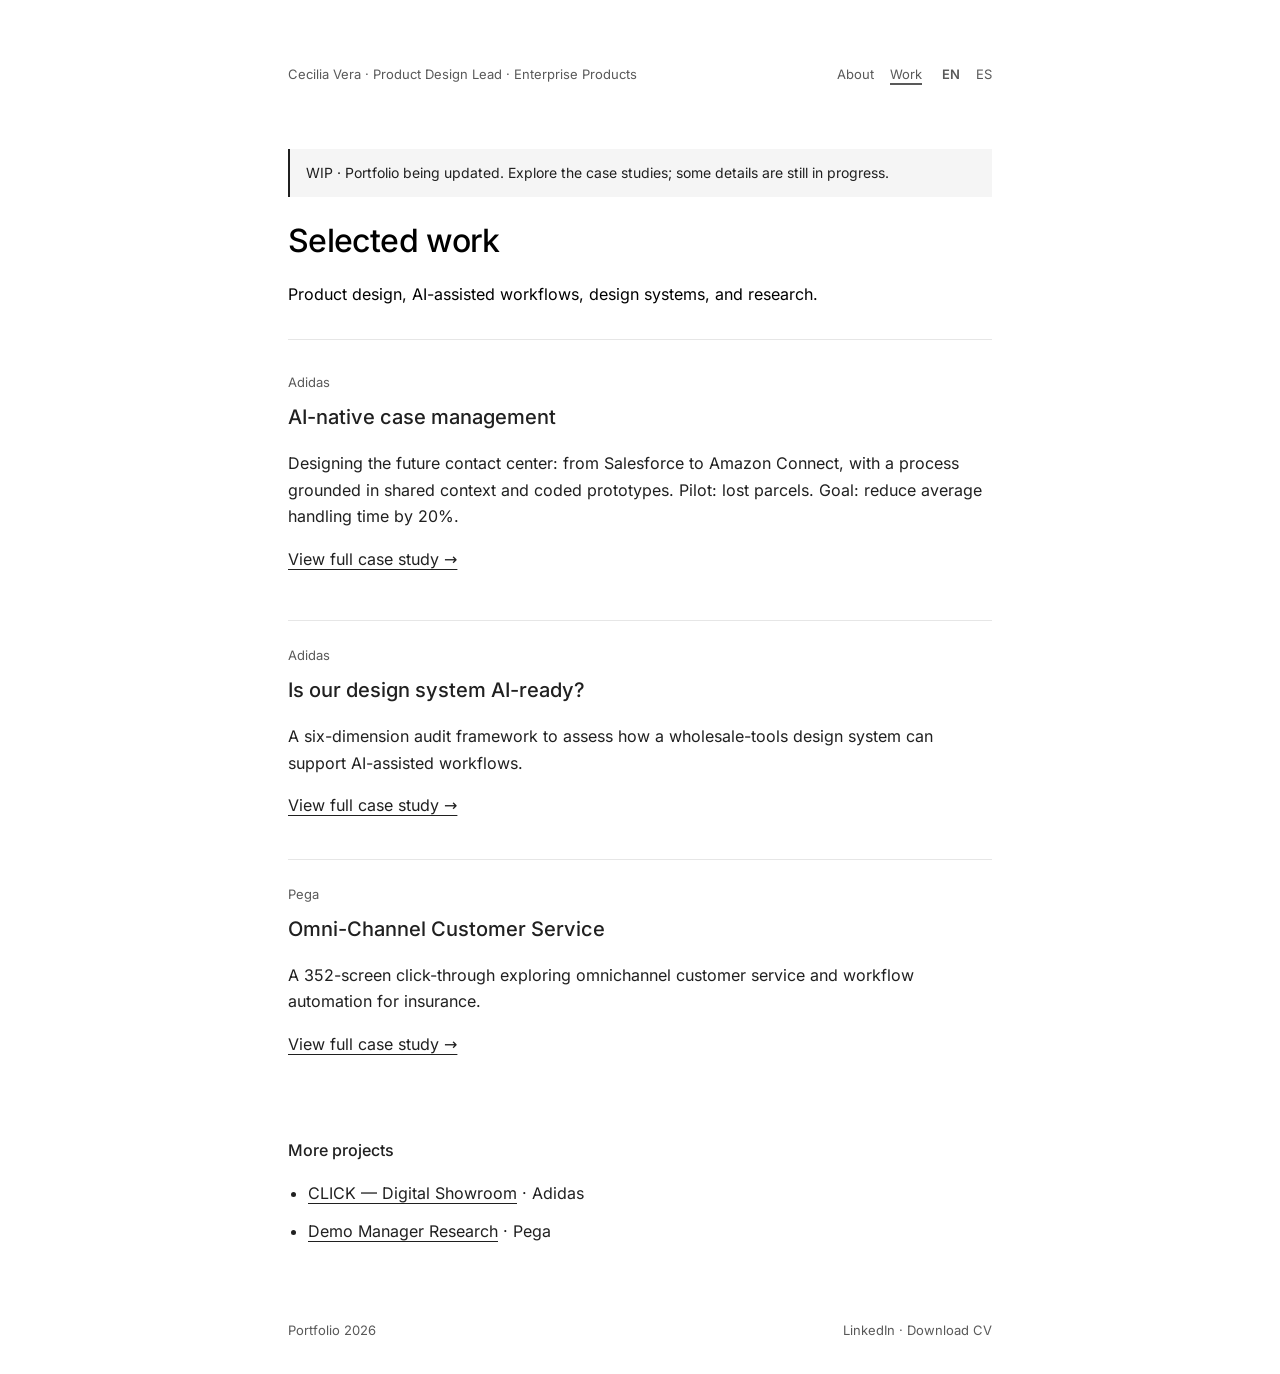
<file: work.html>
<!DOCTYPE html>
<html lang="en">
<head>
<meta charset="UTF-8">
<meta name="viewport" content="width=device-width, initial-scale=1.0">
<title>Cecilia Vera — Proyectos</title>


<link rel="preload" href="fonts/inter-latin-wght-normal.woff2" as="font" type="font/woff2" crossorigin>
<link rel="stylesheet" href="style-29fc6bef70.css">
<script src="language.js" defer></script>
<link rel="stylesheet" href="selected-work.css">
</head>
<body data-lang="en" class="selected-work">



  <div class="docket-bar">
    <div class="left">
      <div class="left-stack">
        <span class="brand-name"><span class="dot"></span><span class="es">Cecilia Vera · Lead de Diseño de Producto · Productos Enterprise</span><span class="en">Cecilia Vera · Product Design Lead · Enterprise Products</span></span>
        <div class="left-sub">
          <span class="brand-tag">Portfolio 2026</span>
        </div>
      </div>
    </div>
    <nav aria-label="Principal">
      <a href="index.html"><span class="es">Sobre mí</span><span class="en">About</span></a>
      <a href="work.html" class="active" aria-current="page"><span class="es">Proyectos</span><span class="en">Work</span></a>
    </nav>
    <div class="lang-switch">
      <button class="active" data-set="en" aria-pressed="true">EN</button>
      <button data-set="es" aria-pressed="false">ES</button>
    </div>
  </div>

  <main>
<section class="hero">
<p class="wip-notice" role="note"><span class="es">WIP · Portfolio en actualización. Puedes explorar los casos; algunos detalles siguen en preparación.</span><span class="en">WIP · Portfolio being updated. Explore the case studies; some details are still in progress.</span></p>
<h1 class="definition-title"><span class="es">Selección de proyectos</span><span class="en">Selected work</span></h1>
<p class="subline"><span class="es">Diseño de producto, flujos asistidos por IA, sistemas de diseño e investigación.</span><span class="en">Product design, AI-assisted workflows, design systems, and research.</span></p>
</section>
<article class="selected-case" id="ai-native-case-management">
<p class="eyebrow">Adidas</p>
<h2>AI-native case management</h2>
<p><span class="es">Diseñar el futuro centro de atención: de Salesforce a Amazon Connect, con un proceso basado en contexto compartido y prototipos en código. Piloto: paquetes perdidos. Objetivo: reducir un 20% el tiempo medio de atención.</span><span class="en">Designing the future contact center: from Salesforce to Amazon Connect, with a process grounded in shared context and coded prototypes. Pilot: lost parcels. Goal: reduce average handling time by 20%.</span></p>
<p><a href="index-standalone.html"><span class="es">Ver caso completo</span><span class="en">View full case study</span> →</a></p>
</article>

<article class="selected-case" id="design-system">
<p class="eyebrow">Adidas</p>
<h2><span class="es">¿Está nuestro sistema de diseño preparado para la IA?</span><span class="en">Is our design system AI-ready?</span></h2>
<p><span class="es">Un marco de auditoría de seis dimensiones para evaluar cómo un sistema de diseño de herramientas mayoristas puede apoyar flujos asistidos por IA.</span><span class="en">A six-dimension audit framework to assess how a wholesale-tools design system can support AI-assisted workflows.</span></p>
<p><a href="design-system.html"><span class="es">Ver caso completo</span><span class="en">View full case study</span> →</a></p>
</article>
<article class="selected-case" id="pega-omni-channel">
<p class="eyebrow">Pega</p>
<h2>Omni-Channel Customer Service</h2>
<p><span class="es">Un recorrido interactivo de 352 pantallas sobre atención omnicanal y automatización de flujos para el sector asegurador.</span><span class="en">A 352-screen click-through exploring omnichannel customer service and workflow automation for insurance.</span></p>
<p><a href="pega-omni-channel.html"><span class="es">Ver caso completo</span><span class="en">View full case study</span> →</a></p>
</article>
<section class="more-projects" aria-labelledby="more-heading">
<h2 id="more-heading"><span class="es">Más proyectos</span><span class="en">More projects</span></h2>
<ul>
<li><a href="click.html">CLICK — Digital Showroom</a> · Adidas</li>
<li><a href="pega-demo-manager-research.html">Demo Manager Research</a> · Pega</li>

</ul>
</section>
  </main>
  <footer>
    <div class="fmono">Portfolio 2026</div>
    <div class="fmono"><a href="https://www.linkedin.com/in/ceciliavera/" target="_blank" rel="noopener noreferrer" style="color:var(--ink); text-decoration:underline;">LinkedIn</a> · <a href="Cecilia%20Vera%20Battaglia%20-%20CV.pdf" target="_blank" rel="noopener noreferrer"><span class="es">Descargar CV</span><span class="en">Download CV</span></a></div>
  </footer>



</body>
</html>
</file>
<file: style-29fc6bef70.css>
/* A quiet, single-column portfolio with self-hosted Inter. */
@font-face { font-family:Inter; src:url("fonts/inter-latin-wght-normal.woff2") format("woff2"); font-style:normal; font-weight:100 900; font-display:swap; }
:root { --ink:#202020; --text:#202020; --text-dim:#595959; --accent-deep:#595959; }
* { box-sizing:border-box; }
html { scroll-padding-top:24px; background:#ffffff; color-scheme:light; }
body { max-width:760px; margin:0 auto; padding:64px 28px 32px; background:#fff; color:var(--text); font:16px/1.65 Inter,system-ui,-apple-system,BlinkMacSystemFont,"Segoe UI",sans-serif; overflow-wrap:anywhere; }
a { color:inherit; text-underline-offset:4px; }
a:hover { text-decoration-thickness:2px; }
:focus-visible { outline:2px solid #202020; outline-offset:5px; }
body[data-lang="es"] .en, body[data-lang="en"] .es { display:none; }
h1,h2,h3,p { margin:0 0 16px; }
h1 { font-size:clamp(30px,6vw,42px); line-height:1.2; letter-spacing:-.035em; font-weight:500; }
h2,.company-name { font-size:20px; font-weight:500; }
h3 { font-size:23px; font-weight:500; line-height:1.3; }
.docket-bar { display:flex; flex-wrap:wrap; gap:20px; align-items:center; margin-bottom:64px; font-size:14px; }
.docket-bar .left { flex:1 1 220px; }
.brand-name { font-weight:500; }
.left-sub,.dot,.hero .tag,.co-code,.co-count { display:none; }
nav,.lang-switch { display:flex; gap:16px; }
nav a.active { text-decoration-thickness:2px; }
.lang-switch button { padding:0; border:0; background:none; color:#595959; font:inherit; cursor:pointer; }
.lang-switch button.active { color:#202020; text-decoration:underline; text-underline-offset:4px; }
.hero { margin-bottom:48px; }
.subline { margin-top:20px; color:#000000; }
.role-strip { display:flex; flex-wrap:wrap; gap:24px; margin-top:28px; }
.role-strip>div { flex:1 1 160px; }
.k,.flabel,.eyebrow,.client,.proto-label { color:var(--text-dim); font-size:13px; margin-bottom:8px; }
.v { font-size:14px; }
.section-intro { margin:40px 0 20px; }
.section-intro h2 { margin-top:8px; }
.company-header { padding:28px 0 12px; }
.cases { margin-bottom:32px; }
.case { }
.case-tab { padding:18px 0; font-size:15px; }
summary.case-tab { cursor:pointer; display:list-item; list-style:disclosure-closed inside; }
details[open]>summary { list-style-type:disclosure-open; }
.case-body { display:block; padding:8px 0 28px; }
.case-body>div+div { margin-top:28px; }
.field { margin:24px 0; }
.tags { display:flex; flex-wrap:wrap; gap:8px 16px; font-size:13px; color:var(--text-dim); }
.process-list { padding-left:20px; }
.process-list li { margin:16px 0; }
.pnum { display:none; }
.ptitle { font-weight:500; }
.pdesc { color:var(--text-dim); font-size:14px; }
.proto-label { display:block; margin-top:16px; }
.case-images { margin-top:24px; }
.case-images img { display:block; width:100%; height:auto; margin:16px 0; }
.images-pair { display:grid; grid-template-columns:1fr 1fr; gap:16px; }
.contact-list { line-height:2; }
footer { margin-top:56px; padding-top:20px; font-size:14px; color:var(--text); display:flex; flex-wrap:wrap; gap:12px 24px; justify-content:space-between; }
@media(max-width:520px) { body { padding:32px 20px; } .docket-bar { gap:16px; margin-bottom:44px; } .docket-bar .left { flex-basis:100%; } .images-pair { grid-template-columns:1fr; } }

.tools { margin-top:28px; }


.contact { margin-top:48px; }

/* Education and tools share the main text typography and color. */
.education-list { display:flex; flex-direction:column; gap:8px; font:inherit; color:var(--text); }
.tools, .tools p { font:inherit; color:var(--text); }

.contact-inline { display:flex; flex-wrap:wrap; justify-content:center; align-items:baseline; gap:8px 24px; line-height:1.65; text-align:center; }
.contact-inline a { text-decoration:none; }

.bio-education .case-body { padding-bottom:0; }
.bio-education .fvalue p:last-child { margin-bottom:0; }

/* Keep the homepage bio close to the introduction. */
body:has(.bio-education) .hero { margin-bottom:20px; }
.bio-education .field { margin-top:0; }

.education { margin-top:28px; }
.education p { margin-bottom:0; }

/* Header and footer share the same understated typography. */
.docket-bar, footer { font-weight:400; }
.docket-bar .brand-name { font-weight:400; }

/* Projects use the same restrained text scale as the about page. */
.work-page .company-name { font-size:16px; font-weight:400; }
.work-page .case-tab, .work-page h3, .work-page .client, .work-page .pdesc, .work-page .tags { font-size:16px; font-weight:400; line-height:1.65; color:var(--text); }
.work-page h3 { letter-spacing:0; }
.work-page main > .company-group:first-child .company-header { padding-top:0; }

/* Match navigation and footer to the Bio/Education/Tools labels. */
.docket-bar, footer { font-size:13px; color:var(--text-dim); font-weight:400; }
.docket-bar a, footer a { color:inherit !important; text-decoration:none !important; }
.lang-switch button, .lang-switch button.active { color:var(--text-dim); }

.work-page .company-name { font-size:13px; color:var(--text-dim); font-weight:400; line-height:1.65; }

/* Match company-section gaps to Bio / Education / Tools (28px). */
.work-page .company-group + .company-group { margin-top:28px; }
.work-page .company-header { padding-top:0; }
.work-page .cases { margin-bottom:0; }
.work-page .cases > .case:last-child .case-body { padding-bottom:0; }
.work-page .cases > .case:last-child .case-body > div:last-child > :last-child { margin-bottom:0; }

/* Bring adidas examples closer to the product overview. */
#adidas .cases > article:first-child .case-body { padding-bottom:0; }
#adidas .cases > article:first-child .field { margin-bottom:12px; }
.examples-label { margin-top:0; margin-bottom:0; }

/* Compact example accordions with a small, quiet disclosure marker. */
.work-page details.case > summary.case-tab { padding:6px 0; list-style:none; text-transform:lowercase; }
.work-page details.case > summary.case-tab::-webkit-details-marker { display:none; }
.work-page details.case > summary.case-tab::before { content:""; display:inline-block; width:0; height:0; border-top:3px solid transparent; border-bottom:3px solid transparent; border-left:4px solid currentColor; margin-right:8px; vertical-align:middle; }
.work-page details.case[open] > summary.case-tab::before { transform:rotate(90deg); }

/* Consistent overview-to-examples spacing for every company. */
.work-page .cases > article:has(+ .examples-label) .case-body { padding-bottom:0; }
.work-page .cases > article:has(+ .examples-label) .case-body > div > :last-child { margin-bottom:12px; }
.work-page .examples-label { margin-top:12px; margin-bottom:0; }
#adidas .examples-label { margin-top:0; }

.other-section > summary { cursor:pointer; list-style:none; padding:6px 0; }
.other-section > summary::-webkit-details-marker { display:none; }
.other-section > summary::before { content:""; display:inline-block; border-top:3px solid transparent; border-bottom:3px solid transparent; border-left:4px solid currentColor; margin-right:8px; vertical-align:middle; }
.other-section[open] > summary::before { transform:rotate(90deg); }

.other-section > summary { display:block; }
.other-section > summary::marker { content:""; }

.other-section > .cases { padding-top:12px; }
.other-tech-label { margin-top:28px; }
#film-books .case-body { padding-bottom:0; }
#film-books .case-body p:last-child { margin-bottom:0; }

/* Indicate the current page in either language. */
.docket-bar nav a[aria-current="page"] { text-decoration:underline !important; text-decoration-thickness:1.5px !important; text-underline-offset:4px; }

/* Use a fixed marker column so source whitespace cannot shift labels. */
.work-page details.case > summary.case-tab { display:flex; align-items:center; gap:8px; }
.work-page details.case > summary.case-tab::before { flex-shrink:0; margin-right:0; }

/* Selected language uses weight rather than a second underline. */
.lang-switch button { text-decoration:none; font-weight:400; }
.lang-switch button.active { text-decoration:none; font-weight:600; }

/* One client at a time, without cards or borders. */
.work-page .company-group + .company-group { margin-top:16px; }
.client-section > summary { display:block; cursor:pointer; list-style:none; padding:10px 0; font-size:16px; color:var(--text); font-weight:500; }
.client-section > summary::-webkit-details-marker { display:none; }
.client-section > summary::marker { content:""; }
.client-section > summary::before { content:""; display:inline-block; border-top:3px solid transparent; border-bottom:3px solid transparent; border-left:4px solid currentColor; margin-right:8px; vertical-align:middle; }
.client-section[open] > summary::before { transform:rotate(90deg); }
.client-section > .cases { padding-top:8px; padding-bottom:16px; }

/* Company names are plain headings, never disclosure controls. */
.work-page .client-title { font-size:16px; font-weight:600; color:var(--text); margin:0 0 12px; line-height:1.65; }
.work-page .company-group + .company-group { margin-top:36px; }

.client-tabs { display:none; flex-wrap:wrap; gap:12px 20px; margin-bottom:28px; }
.client-tabs button { background:none; border:0; padding:0; color:var(--text); font:inherit; cursor:pointer; }
.client-tabs button[aria-pressed="true"] { font-weight:600; }
.work-page.clients-ready .client-tabs { display:flex; }
.work-page.clients-ready .company-group { margin-top:0; }
.work-page.clients-ready .client-title { display:none; }
.company-group[hidden] { display:none; }

/* Start every client panel at the exact same baseline. */
.work-page.clients-ready .client-section > .cases { padding-top:0; }
.work-page.clients-ready .cases > article:first-child .case-tab { padding:0; margin:0 0 16px; }
.work-page.clients-ready .cases > article:first-child .case-body { padding-top:0; }
.work-page.clients-ready .cases > article:first-child .case-body > div { margin-top:0; }
.work-page.clients-ready .cases > article:first-child h3 { margin-top:0; margin-bottom:16px; }

.definition-title { font-size:clamp(24px,4vw,32px); line-height:1.25; font-weight:500; letter-spacing:-.02em; color:#000; }
.experience-intro { color:#000; margin-top:24px; }

/* Pin the footer only on Work; About keeps natural page scrolling. */
html:has(body.work-page) { height:100%; }
body.work-page { height:100vh; height:100dvh; display:flex; flex-direction:column; overflow:hidden; }
.work-page .docket-bar { flex-shrink:0; }
.work-page main { flex:1 1 auto; min-height:0; overflow-y:auto; scrollbar-gutter:stable; }
.work-page footer { flex-shrink:0; margin-top:20px; padding-top:12px; background:#fff; }
@media (max-width:520px) { .work-page .docket-bar { margin-bottom:24px; } .work-page footer { margin-top:12px; } }

.info-fold > summary { display:block; cursor:pointer; list-style:none; }
.info-fold > summary::-webkit-details-marker { display:none; }
.info-fold > summary::marker { content:""; }
.info-fold > summary::before { content:""; display:inline-block; border-top:3px solid transparent; border-bottom:3px solid transparent; border-left:4px solid currentColor; margin-right:8px; vertical-align:middle; }
.info-fold[open] > summary::before { transform:rotate(90deg); }
.info-fold > p { margin-top:12px; }

/* Comfortable tablet spacing and touch targets, preserving the desktop layout. */
.prototype-requirement { display:block; margin-top:4px; font-size:13px; color:var(--text-dim); }
@media (max-width:760px) {
  body { padding:40px 24px 28px; }
  .docket-bar { gap:12px 20px; margin-bottom:36px; }
  .docket-bar nav a, .lang-switch button, .client-tabs button {
    display:inline-flex; align-items:center; min-height:44px;
  }
  .lang-switch button, .client-tabs button { padding:0 8px; }
  .lang-switch { gap:8px; }
  .client-tabs { gap:4px 12px; margin-bottom:20px; }
  .work-page details.case > summary.case-tab,
  .other-section > summary, .info-fold > summary { min-height:44px; padding-top:10px; padding-bottom:10px; }
  html:has(body.work-page) { height:auto; }
  body.work-page { height:auto; min-height:100dvh; overflow:visible; }
  .work-page main { flex:1 0 auto; overflow:visible; scrollbar-gutter:auto; }
  .work-page footer { margin-top:36px; }
}
@media (max-width:520px) {
  body { padding:28px 20px; }
  .docket-bar { margin-bottom:28px; }
  .work-page .docket-bar { margin-bottom:24px; }
  .work-page footer { margin-top:28px; }
}
/* Short landscape screens also need the full page for reading projects. */
@media (max-height:520px) and (orientation:landscape) {
  html:has(body.work-page) { height:auto; }
  body.work-page { height:auto; min-height:100dvh; overflow:visible; }
  .work-page main { flex:1 0 auto; overflow:visible; scrollbar-gutter:auto; }
}

.wip-notice { padding:12px 16px; border-left:2px solid var(--ink); background:#f5f5f5; font-size:14px; margin:0 0 24px; }
</file>
<file: case-study.css>
.case-study .case-content { margin-top:32px; }
.case-study .case-content > section { margin-top:32px; }
.case-study .eyebrow { margin-bottom:16px; }
.case-study .lead { margin-top:20px; }
.case-study .scale { display:grid; grid-template-columns:1fr 1fr; gap:16px 24px; }
.case-study .scale b { display:block; font-weight:500; }
.case-study .scale span { color:var(--text-dim); }
.case-study .dim { border-top:1px solid #e6e6e6; padding-top:24px; margin-top:24px; }
.case-study .dim h2 { display:flex; justify-content:space-between; gap:16px; }
.case-study h2 { font-size:13px; font-weight:500; color:var(--text-dim); }
.case-study h3 { font-size:16px; font-weight:500; }
.case-study ul { padding-left:20px; }
.case-study li { margin-bottom:8px; }
.case-study .todo { border:1px dashed #aaa; padding:12px 16px; color:var(--text-dim); }
.case-study .gallery { display:grid; grid-template-columns:repeat(auto-fill,minmax(104px,1fr)); gap:16px; }
.case-study figure { margin:0; }
.case-study figcaption { font-size:13px; color:var(--text-dim); margin-top:8px; }
.case-study .gallery img { width:100%; display:block; }
.case-study footer { margin-top:64px; }
@media(max-width:600px) { .case-study .scale { grid-template-columns:1fr; } }

.case-study .meta, .case-study .cols { display:grid; grid-template-columns:repeat(2,minmax(0,1fr)); gap:16px 24px; margin:24px 0; }
.case-study .meta b { display:block; font-weight:500; }
.case-study .card h3 { margin-bottom:8px; }
.case-study blockquote { margin:24px 0; padding-left:20px; border-left:2px solid #e6e6e6; }
.case-study .draft, .case-study .note { font-size:13px; color:var(--text-dim); }
.case-study .gallery img { cursor:zoom-in; }
@media(max-width:600px) { .case-study .meta, .case-study .cols { grid-template-columns:1fr; } }

.ai-native-case .gallery .long, .ai-native-case .gallery figcaption { display:none; }
.ai-native-case .gallery { grid-template-columns:repeat(auto-fill,minmax(160px,1fr)); }
.ai-native-case .gallery img { aspect-ratio:16/10; object-fit:contain; border:1px solid #e6e6e6; }

.ai-native-case .gallery { display:flex; gap:16px; overflow-x:auto; scroll-snap-type:x mandatory; padding-bottom:12px; }
.ai-native-case .gallery figure { flex:0 0 220px; scroll-snap-align:start; }
.ai-native-case .gallery figure[hidden] { display:none; }

/* Fit all six previews on desktop; keep horizontal scrolling on small screens. */
.ai-native-case .gallery figure { flex:0 0 calc((100% - 80px)/6); min-width:0; }
@media(max-width:600px) { .ai-native-case .gallery figure { flex:0 0 160px; } }
</file>
<file: selected-work.css>
.selected-work .hero { margin-bottom:32px; }
.selected-work .selected-case { padding:24px 0; border-top:1px solid #e6e6e6; }
.selected-work .selected-case h2 { font-size:20px; font-weight:500; }
.selected-work .selected-case .eyebrow { margin-bottom:8px; }
.selected-work .more-projects { margin-top:40px; }
.selected-work .more-projects h2 { font-size:16px; }
.selected-work .more-projects ul { padding-left:20px; }
.selected-work .more-projects li { margin-bottom:12px; }
.selected-work #ai-native-case-management { padding-top:32px; padding-bottom:32px; }

.selected-work .selected-case h3, .selected-work .secondary-case h3 { font-size:13px; font-weight:500; color:var(--text-dim); margin:20px 0 8px; }
.selected-work .secondary-case { padding:16px 0; border-top:1px solid #e6e6e6; }
.selected-work .secondary-case > summary { cursor:pointer; }
</file>
